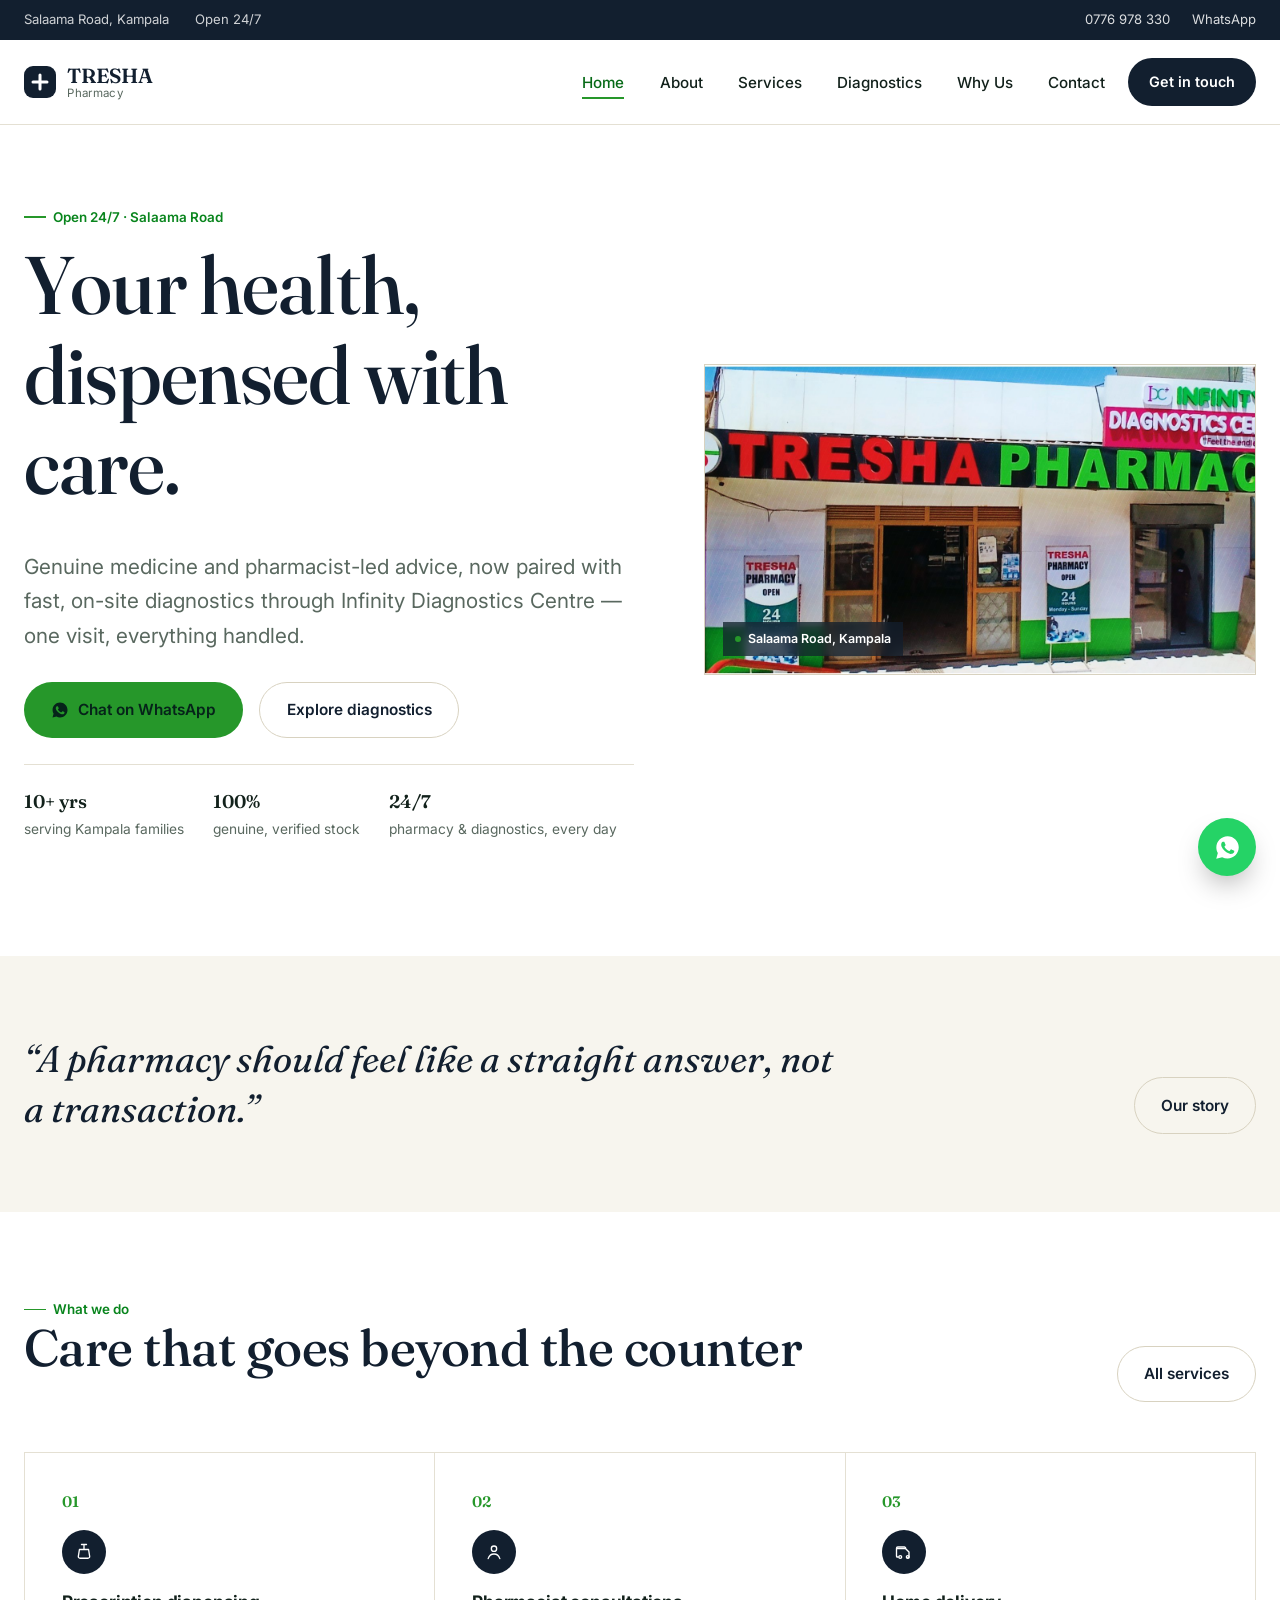
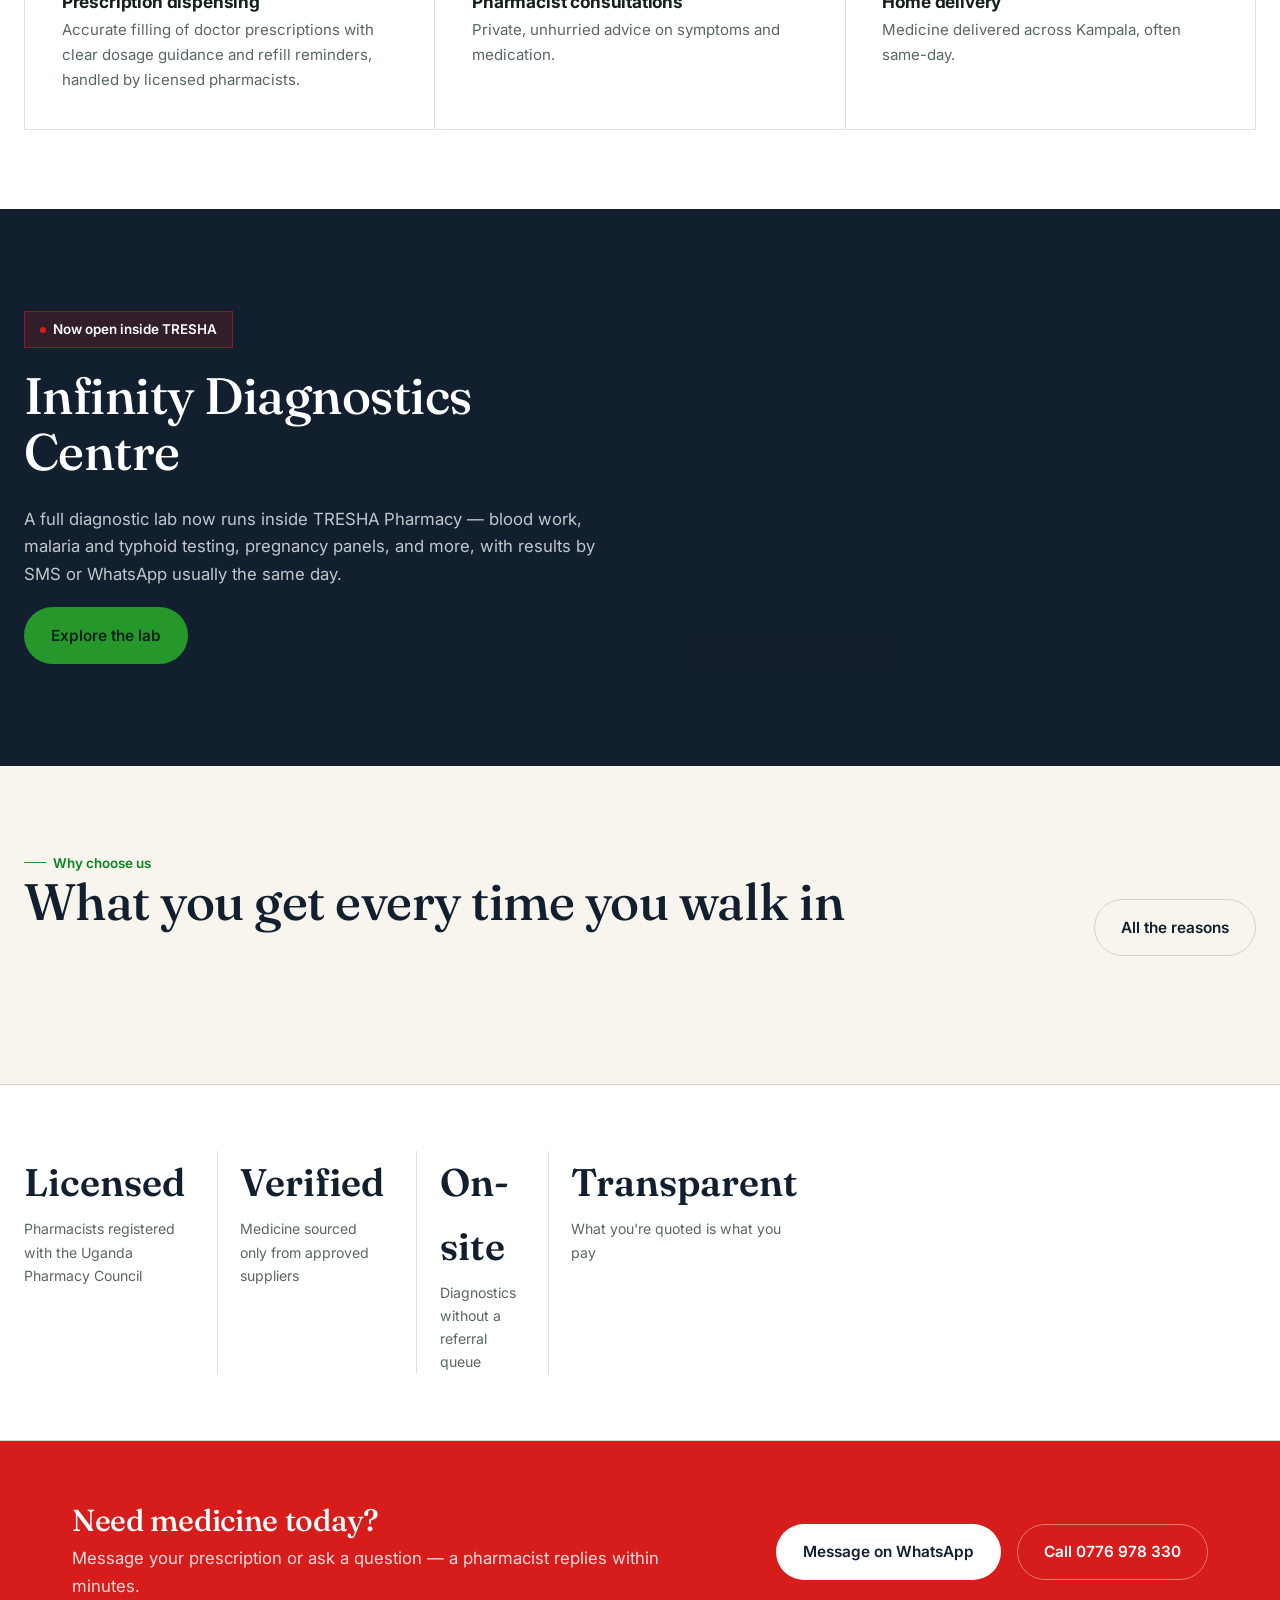
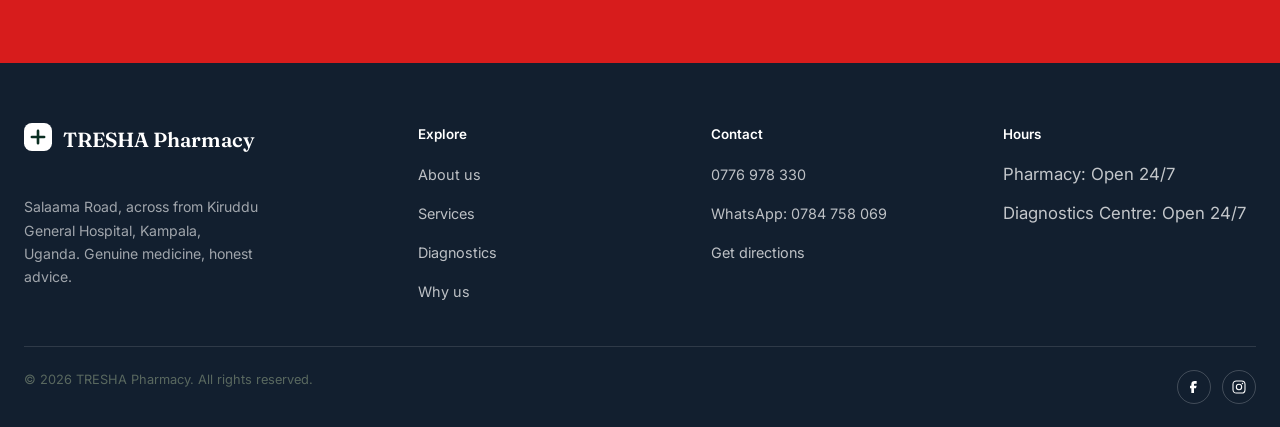
<file: index.html>
<!DOCTYPE html>
<html lang="en">
<head>
<meta charset="UTF-8">
<meta name="viewport" content="width=device-width, initial-scale=1.0">
<title>TRESHA Pharmacy — Salaama Road, Kampala</title>
<meta name="description" content="TRESHA Pharmacy on Salaama Road, Kampala — genuine medicine, pharmacist-led care, and on-site diagnostics with Infinity Diagnostics Centre. Open 24/7.">
<link rel="preconnect" href="https://fonts.googleapis.com">
<link rel="preconnect" href="https://fonts.gstatic.com" crossorigin>
<link href="https://fonts.googleapis.com/css2?family=Fraunces:ital,opsz,wght@0,9..144,400;0,9..144,500;0,9..144,600;1,9..144,400;1,9..144,500&family=Inter:wght@400;500;600;700&display=swap" rel="stylesheet">
<link rel="icon" href="data:image/svg+xml,%3Csvg xmlns='http://www.w3.org/2000/svg' viewBox='0 0 32 32'%3E%3Crect width='32' height='32' rx='7' fill='%230A2E22'/%3E%3Cpath d='M16 8v16M8 16h16' stroke='%23ffffff' stroke-width='3.4' stroke-linecap='round'/%3E%3C/svg%3E">
<link rel="stylesheet" href="style.css">
</head>
<body>

<a class="skip-link" href="#main">Skip to content</a>

<div class="topbar">
  <div class="wrap topbar-inner">
    <div class="topbar-left">
      <span>Salaama Road, Kampala</span>
      <span>Open 24/7</span>
    </div>
    <div class="topbar-right">
      <a href="tel:+256776978330">0776 978 330</a>
      <a href="https://wa.me/256784758069" target="_blank" rel="noopener">WhatsApp</a>
    </div>
  </div>
</div>

<header class="site-header" id="siteHeader">
  <div class="wrap header-inner">
    <a href="index.html" class="brand" aria-label="TRESHA Pharmacy, home">
      <span class="brand-mark" aria-hidden="true">
        <svg viewBox="0 0 32 32" width="32" height="32"><rect width="32" height="32" rx="9" fill="currentColor"/><path d="M16 9v14M9 16h14" stroke="#fff" stroke-width="3" stroke-linecap="round"/></svg>
      </span>
      <span class="brand-text">
        <span class="brand-name">TRESHA</span>
        <span class="brand-sub">Pharmacy</span>
      </span>
    </a>

    <nav class="main-nav" id="mainNav" aria-label="Primary">
      <ul>
        <li><a href="index.html" aria-current="page">Home</a></li>
        <li><a href="about.html">About</a></li>
        <li><a href="services.html">Services</a></li>
        <li><a href="diagnostics.html">Diagnostics</a></li>
        <li><a href="why-us.html">Why Us</a></li>
        <li><a href="contact.html">Contact</a></li>
      </ul>
    </nav>

    <div class="header-cta">
      <a href="contact.html" class="btn btn-primary">Get in touch</a>
    </div>

    <button class="nav-toggle" id="navToggle" aria-expanded="false" aria-controls="mainNav" aria-label="Open menu">
      <span></span><span></span><span></span>
    </button>
  </div>
</header>

<main id="main">

  <!-- ============ HERO ============ -->
  <section class="hero">
    <div class="wrap hero-grid">
      <div class="hero-copy">
        <p class="tag reveal-hero" style="--d:0">Open 24/7 · Salaama Road</p>
        <h1 class="reveal-hero" style="--d:1">Your health, dispensed with care.</h1>
        <p class="lede reveal-hero" style="--d:2">
          Genuine medicine and pharmacist-led advice, now paired with fast, on-site
          diagnostics through Infinity Diagnostics Centre — one visit, everything handled.
        </p>
        <div class="hero-actions reveal-hero" style="--d:3">
          <a href="https://wa.me/256784758069?text=Hello%20TRESHA%20Pharmacy" class="btn btn-accent" target="_blank" rel="noopener">
            <svg width="18" height="18" viewBox="0 0 24 24" aria-hidden="true"><path fill="currentColor" d="M12.04 2c-5.5 0-9.96 4.46-9.96 9.96 0 1.76.46 3.45 1.33 4.95L2 22l5.25-1.38a9.9 9.9 0 0 0 4.79 1.22h.01c5.5 0 9.96-4.46 9.96-9.96S17.54 2 12.04 2zm5.8 14.24c-.24.68-1.4 1.3-1.94 1.38-.5.08-1.12.11-1.8-.11-.42-.13-.95-.31-1.64-.6-2.88-1.24-4.76-4.14-4.9-4.33-.14-.19-1.17-1.56-1.17-2.98 0-1.42.74-2.11 1-2.4.26-.29.57-.36.76-.36h.55c.18 0 .42-.07.65.5.24.58.82 2 .89 2.15.07.15.12.32.02.51-.1.19-.15.31-.3.48-.15.17-.31.38-.44.51-.15.15-.3.31-.13.6.17.29.75 1.24 1.62 2.01 1.12 1 2.06 1.31 2.35 1.46.29.15.46.13.63-.08.17-.21.72-.84.92-1.13.19-.29.38-.24.63-.14.26.1 1.65.78 1.93.92.28.14.47.21.54.33.07.12.07.7-.17 1.38z"/></svg>
            Chat on WhatsApp
          </a>
          <a href="diagnostics.html" class="btn btn-line">Explore diagnostics</a>
        </div>
        <div class="hero-meta reveal-hero" style="--d:4">
          <div><strong>10+ yrs</strong>serving Kampala families</div>
          <div><strong>100%</strong>genuine, verified stock</div>
          <div><strong>24/7</strong>pharmacy &amp; diagnostics, every day</div>
        </div>
      </div>
      <div class="hero-media reveal-hero" style="--d:2">
        <div class="panel wide">
          <img src="images/tresha-storefront.jpg" alt="TRESHA Pharmacy storefront, with Infinity Diagnostics Centre signage above">
          <span class="panel-caption">Salaama Road, Kampala</span>
        </div>
      </div>
    </div>
  </section>

  <!-- ============ STATEMENT ============ -->
  <section class="statement alt">
    <div class="wrap">
      <div class="statement-row">
        <blockquote data-reveal>
          &ldquo;A pharmacy should feel like a straight answer, not a transaction.&rdquo;
        </blockquote>
        <a href="about.html" class="btn btn-line">Our story</a>
      </div>
    </div>
  </section>

  <!-- ============ SERVICES PREVIEW ============ -->
  <section id="services-preview">
    <div class="wrap">
      <div class="section-head split" data-reveal>
        <div>
          <p class="tag">What we do</p>
          <h2>Care that goes beyond the counter</h2>
        </div>
        <p><a href="services.html" class="btn btn-line">All services</a></p>
      </div>

      <div class="feature-grid">
        <div class="feature">
          <span class="feature-num">01</span>
          <div class="feature-icon" aria-hidden="true">
            <svg viewBox="0 0 24 24" fill="none"><path d="M9 3h6M12 3v6M6.5 9h11l1.3 8.2a2 2 0 0 1-2 2.3H7.2a2 2 0 0 1-2-2.3L6.5 9z" stroke="currentColor" stroke-width="1.6" stroke-linecap="round" stroke-linejoin="round"/></svg>
          </div>
          <h3>Prescription dispensing</h3>
          <p>Accurate filling of doctor prescriptions with clear dosage guidance and refill reminders, handled by licensed pharmacists.</p>
        </div>
        <div class="feature">
          <span class="feature-num">02</span>
          <div class="feature-icon" aria-hidden="true">
            <svg viewBox="0 0 24 24" fill="none"><circle cx="12" cy="8" r="3.2" stroke="currentColor" stroke-width="1.6"/><path d="M5 20c1.2-3.8 4-5.6 7-5.6s5.8 1.8 7 5.6" stroke="currentColor" stroke-width="1.6" stroke-linecap="round"/></svg>
          </div>
          <h3>Pharmacist consultations</h3>
          <p>Private, unhurried advice on symptoms and medication.</p>
        </div>
        <div class="feature">
          <span class="feature-num">03</span>
          <div class="feature-icon" aria-hidden="true">
            <svg viewBox="0 0 24 24" fill="none"><path d="M3 8h11l4 4v6a1 1 0 0 1-1 1h-1M14 8v-.5A1.5 1.5 0 0 0 12.5 6h-8A1.5 1.5 0 0 0 3 7.5V17a1 1 0 0 0 1 1h1" stroke="currentColor" stroke-width="1.6" stroke-linecap="round" stroke-linejoin="round"/><circle cx="7.5" cy="18" r="1.7" stroke="currentColor" stroke-width="1.6"/><circle cx="16.5" cy="18" r="1.7" stroke="currentColor" stroke-width="1.6"/></svg>
          </div>
          <h3>Home delivery</h3>
          <p>Medicine delivered across Kampala, often same-day.</p>
        </div>
      </div>
    </div>
  </section>

  <!-- ============ DIAGNOSTICS BANNER ============ -->
  <section class="dark" id="diagnostics-preview">
    <div class="wrap split">
      <div class="split-copy" data-reveal>
        <span class="badge">Now open inside TRESHA</span>
        <h2>Infinity Diagnostics Centre</h2>
        <p>
          A full diagnostic lab now runs inside TRESHA Pharmacy — blood work, malaria and
          typhoid testing, pregnancy panels, and more, with results by SMS or WhatsApp
          usually the same day.
        </p>
        <a href="diagnostics.html" class="btn btn-accent">Explore the lab</a>
      </div>
      <div class="split-media" data-reveal>
        <div class="panel short">
          <img src="images/diagnostics-lab-team.jpg" alt="Infinity Diagnostics Centre lab technicians at the blood analyzer">
          <span class="panel-caption">Infinity Diagnostics Centre</span>
        </div>
      </div>
    </div>
  </section>

  <!-- ============ WHY US SNAPSHOT ============ -->
  <section class="alt" id="why-preview">
    <div class="wrap">
      <div class="section-head split" data-reveal>
        <div>
          <p class="tag">Why choose us</p>
          <h2>What you get every time you walk in</h2>
        </div>
        <p><a href="why-us.html" class="btn btn-line">All the reasons</a></p>
      </div>
    </div>
  </section>

  <div class="stats-band">
    <div class="wrap">
      <dl style="display:grid; grid-template-columns:repeat(4,1fr); gap:2rem;">
        <div class="stat-block"><dt>Licensed</dt><dd>Pharmacists registered with the Uganda Pharmacy Council</dd></div>
        <div class="stat-block"><dt>Verified</dt><dd>Medicine sourced only from approved suppliers</dd></div>
        <div class="stat-block"><dt>On-site</dt><dd>Diagnostics without a referral queue</dd></div>
        <div class="stat-block"><dt>Transparent</dt><dd>What you're quoted is what you pay</dd></div>
      </dl>
    </div>
  </div>

  <!-- ============ CTA ============ -->
  <section class="cta-band" style="padding:0;">
    <div class="wrap">
      <div>
        <h2>Need medicine today?</h2>
        <p>Message your prescription or ask a question — a pharmacist replies within minutes.</p>
      </div>
      <div class="cta-actions">
        <a href="https://wa.me/256784758069?text=Hello%20TRESHA%20Pharmacy" class="btn btn-light" target="_blank" rel="noopener">Message on WhatsApp</a>
        <a href="tel:+256776978330" class="btn btn-line-light">Call 0776 978 330</a>
      </div>
    </div>
  </section>

</main>

<footer class="site-footer">
  <div class="wrap footer-top">
    <div>
      <div class="footer-brand">
        <span class="brand-mark" aria-hidden="true">
          <svg viewBox="0 0 32 32" width="28" height="28"><rect width="32" height="32" rx="9" fill="currentColor"/><path d="M16 9v14M9 16h14" stroke="#0A2E22" stroke-width="3" stroke-linecap="round"/></svg>
        </span>
        <div>
          <p class="brand-name">TRESHA Pharmacy</p>
        </div>
      </div>
      <p class="footer-tag">Salaama Road, across from Kiruddu General Hospital, Kampala, Uganda. Genuine medicine, honest advice.</p>
    </div>
    <div class="footer-col">
      <h4>Explore</h4>
      <ul>
        <li><a href="about.html">About us</a></li>
        <li><a href="services.html">Services</a></li>
        <li><a href="diagnostics.html">Diagnostics</a></li>
        <li><a href="why-us.html">Why us</a></li>
      </ul>
    </div>
    <div class="footer-col">
      <h4>Contact</h4>
      <ul>
        <li><a href="tel:+256776978330">0776 978 330</a></li>
        <li><a href="https://wa.me/256784758069" target="_blank" rel="noopener">WhatsApp: 0784 758 069</a></li>
        <li><a href="contact.html">Get directions</a></li>
      </ul>
    </div>
    <div class="footer-col">
      <h4>Hours</h4>
      <ul>
        <li>Pharmacy: Open 24/7</li>
        <li>Diagnostics Centre: Open 24/7</li>
      </ul>
    </div>
  </div>
  <div class="wrap footer-bottom">
    <p>&copy; <span id="year"></span> TRESHA Pharmacy. All rights reserved.</p>
    <div class="footer-social">
      <a href="#" aria-label="TRESHA Pharmacy on Facebook"><svg width="16" height="16" viewBox="0 0 24 24" fill="none"><path d="M15 3h-2a5 5 0 0 0-5 5v2H6v4h2v7h4v-7h3l1-4h-4V8a1 1 0 0 1 1-1h3V3z" fill="currentColor"/></svg></a>
      <a href="#" aria-label="TRESHA Pharmacy on Instagram"><svg width="16" height="16" viewBox="0 0 24 24" fill="none"><rect x="3" y="3" width="18" height="18" rx="5" stroke="currentColor" stroke-width="1.6"/><circle cx="12" cy="12" r="4" stroke="currentColor" stroke-width="1.6"/><circle cx="17.2" cy="6.8" r="1.1" fill="currentColor"/></svg></a>
    </div>
  </div>
</footer>

<a class="float-whatsapp" href="https://wa.me/256784758069?text=Hello%20TRESHA%20Pharmacy" target="_blank" rel="noopener" aria-label="Chat with TRESHA Pharmacy on WhatsApp">
  <svg width="27" height="27" viewBox="0 0 24 24" aria-hidden="true"><path fill="currentColor" d="M12.04 2c-5.5 0-9.96 4.46-9.96 9.96 0 1.76.46 3.45 1.33 4.95L2 22l5.25-1.38a9.9 9.9 0 0 0 4.79 1.22h.01c5.5 0 9.96-4.46 9.96-9.96S17.54 2 12.04 2zm5.8 14.24c-.24.68-1.4 1.3-1.94 1.38-.5.08-1.12.11-1.8-.11-.42-.13-.95-.31-1.64-.6-2.88-1.24-4.76-4.14-4.9-4.33-.14-.19-1.17-1.56-1.17-2.98 0-1.42.74-2.11 1-2.4.26-.29.57-.36.76-.36h.55c.18 0 .42-.07.65.5.24.58.82 2 .89 2.15.07.15.12.32.02.51-.1.19-.15.31-.3.48-.15.17-.31.38-.44.51-.15.15-.3.31-.13.6.17.29.75 1.24 1.62 2.01 1.12 1 2.06 1.31 2.35 1.46.29.15.46.13.63-.08.17-.21.72-.84.92-1.13.19-.29.38-.24.63-.14.26.1 1.65.78 1.93.92.28.14.47.21.54.33.07.12.07.7-.17 1.38z"/></svg>
</a>

<script src="script.js"></script>
</body>
</html>
</file>
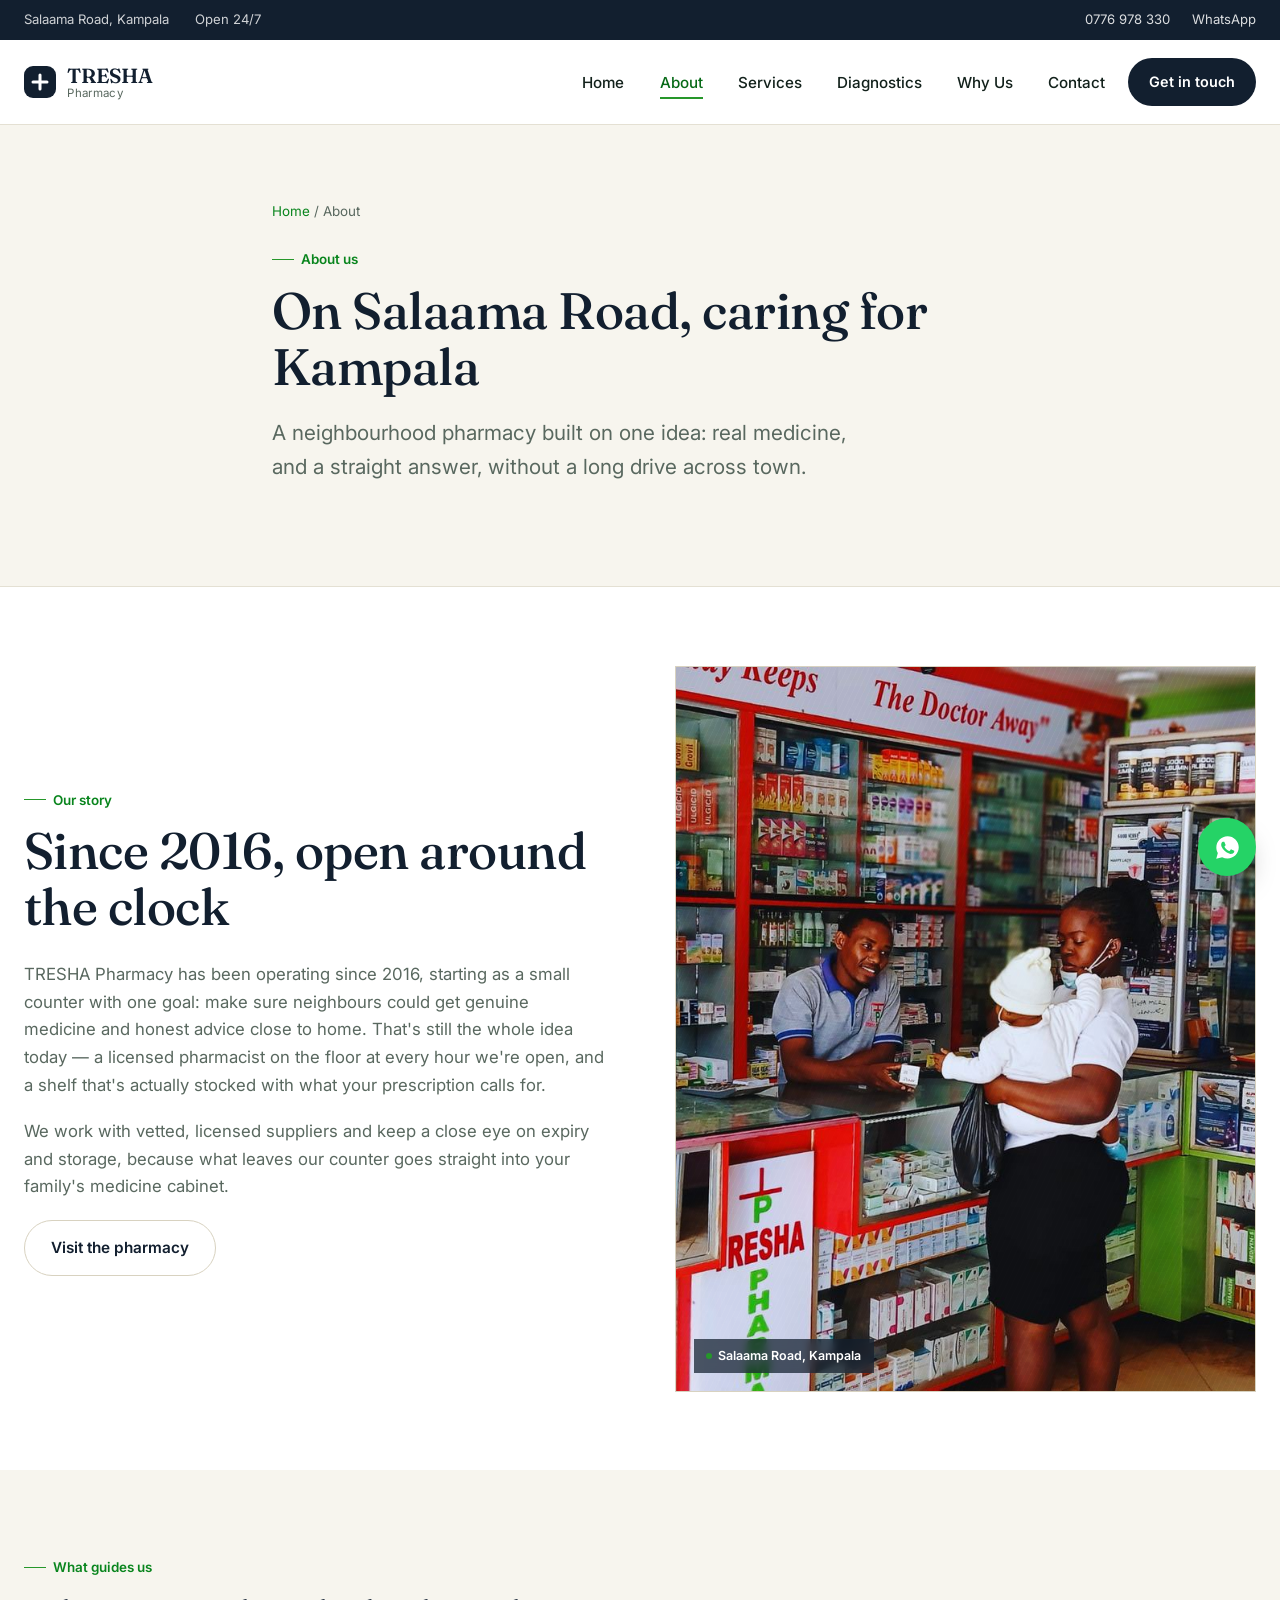
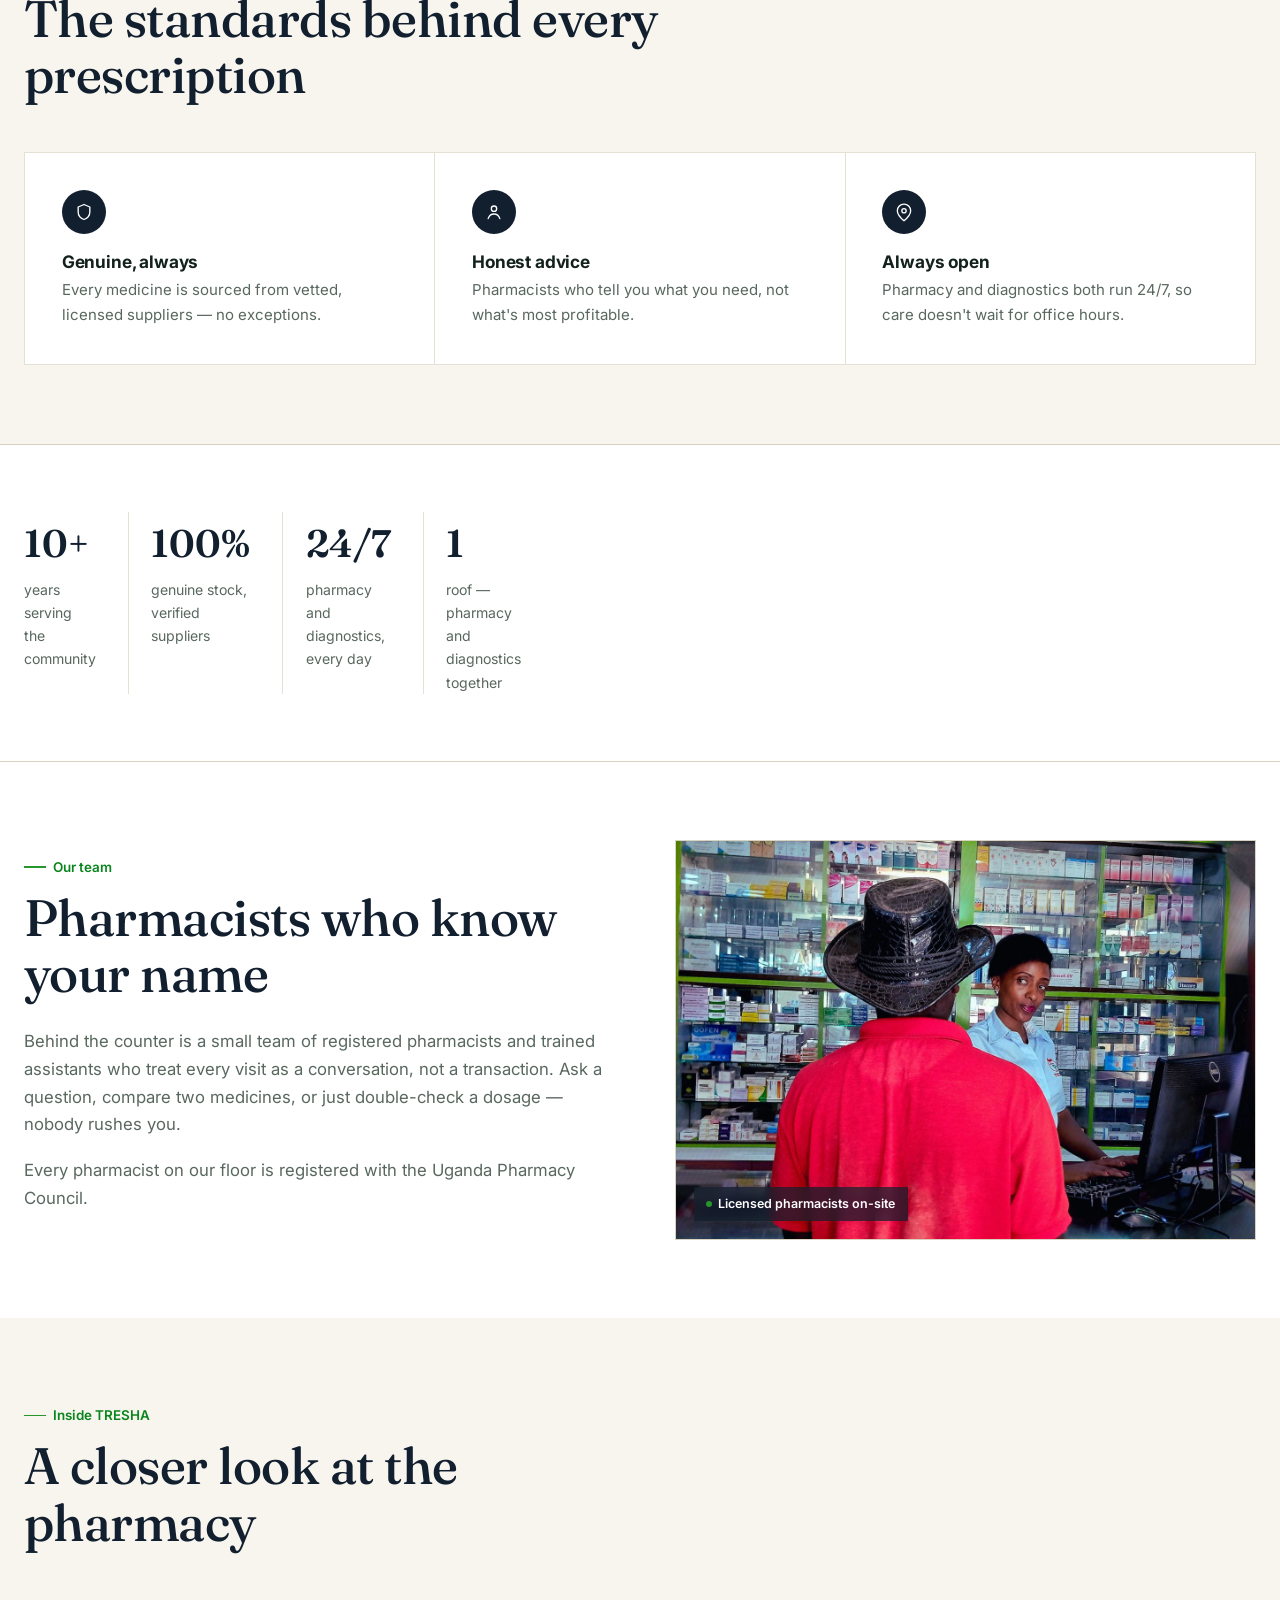
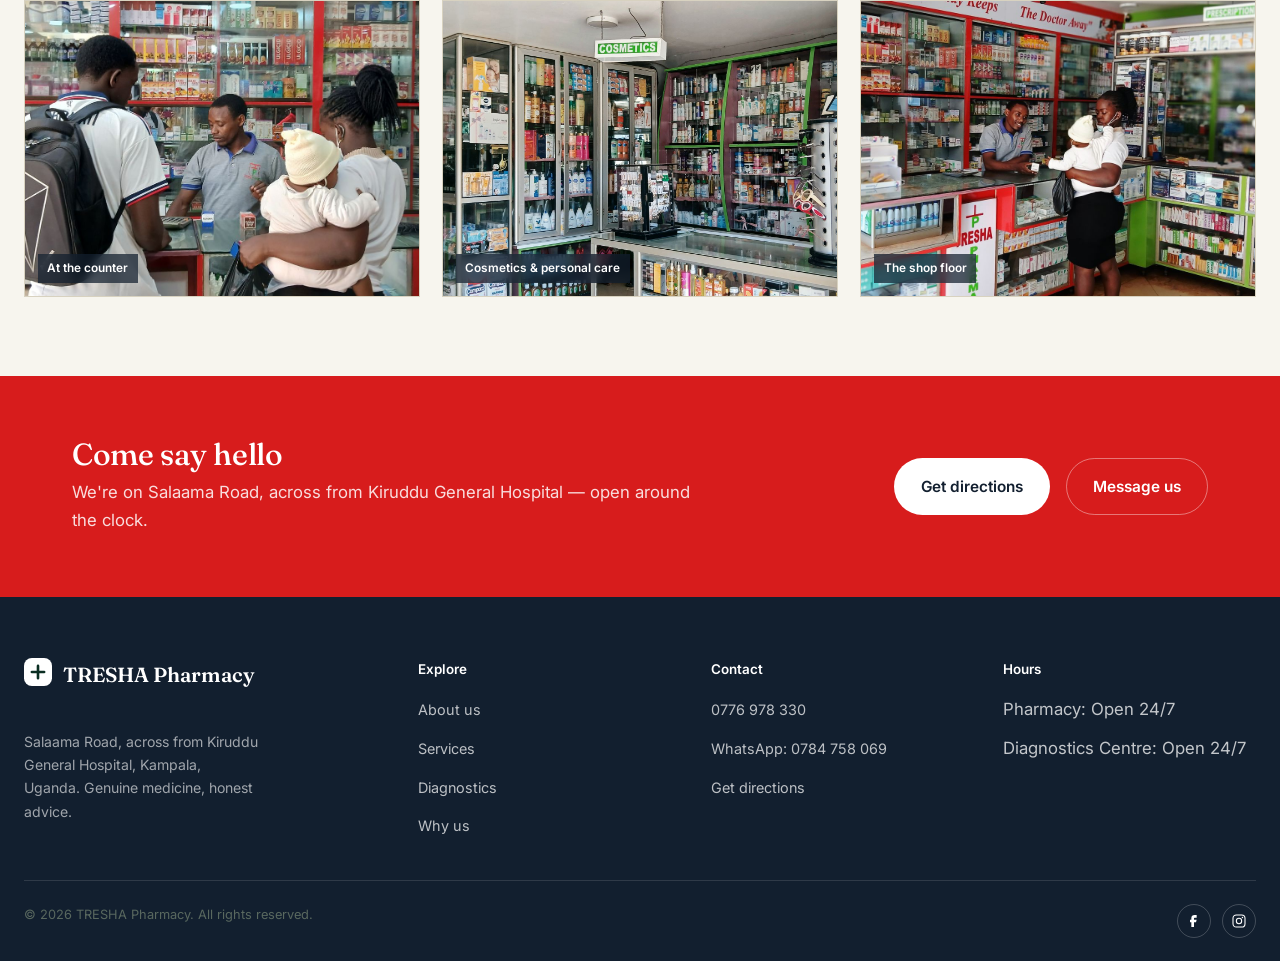
<file: about.html>
<!DOCTYPE html>
<html lang="en">
<head>
<meta charset="UTF-8">
<meta name="viewport" content="width=device-width, initial-scale=1.0">
<title>About Us — TRESHA Pharmacy</title>
<meta name="description" content="TRESHA Pharmacy's story — a pharmacy on Salaama Road, Kampala, built on genuine medicine and honest pharmacist advice. Open 24/7.">
<link rel="preconnect" href="https://fonts.googleapis.com">
<link rel="preconnect" href="https://fonts.gstatic.com" crossorigin>
<link href="https://fonts.googleapis.com/css2?family=Fraunces:ital,opsz,wght@0,9..144,400;0,9..144,500;0,9..144,600;1,9..144,400;1,9..144,500&family=Inter:wght@400;500;600;700&display=swap" rel="stylesheet">
<link rel="icon" href="data:image/svg+xml,%3Csvg xmlns='http://www.w3.org/2000/svg' viewBox='0 0 32 32'%3E%3Crect width='32' height='32' rx='7' fill='%230A2E22'/%3E%3Cpath d='M16 8v16M8 16h16' stroke='%23ffffff' stroke-width='3.4' stroke-linecap='round'/%3E%3C/svg%3E">
<link rel="stylesheet" href="style.css">
</head>
<body>

<a class="skip-link" href="#main">Skip to content</a>

<div class="topbar">
  <div class="wrap topbar-inner">
    <div class="topbar-left">
      <span>Salaama Road, Kampala</span>
      <span>Open 24/7</span>
    </div>
    <div class="topbar-right">
      <a href="tel:+256776978330">0776 978 330</a>
      <a href="https://wa.me/256784758069" target="_blank" rel="noopener">WhatsApp</a>
    </div>
  </div>
</div>

<header class="site-header" id="siteHeader">
  <div class="wrap header-inner">
    <a href="index.html" class="brand" aria-label="TRESHA Pharmacy, home">
      <span class="brand-mark" aria-hidden="true">
        <svg viewBox="0 0 32 32" width="32" height="32"><rect width="32" height="32" rx="9" fill="currentColor"/><path d="M16 9v14M9 16h14" stroke="#fff" stroke-width="3" stroke-linecap="round"/></svg>
      </span>
      <span class="brand-text">
        <span class="brand-name">TRESHA</span>
        <span class="brand-sub">Pharmacy</span>
      </span>
    </a>
    <nav class="main-nav" id="mainNav" aria-label="Primary">
      <ul>
        <li><a href="index.html">Home</a></li>
        <li><a href="about.html" aria-current="page">About</a></li>
        <li><a href="services.html">Services</a></li>
        <li><a href="diagnostics.html">Diagnostics</a></li>
        <li><a href="why-us.html">Why Us</a></li>
        <li><a href="contact.html">Contact</a></li>
      </ul>
    </nav>
    <div class="header-cta"><a href="contact.html" class="btn btn-primary">Get in touch</a></div>
    <button class="nav-toggle" id="navToggle" aria-expanded="false" aria-controls="mainNav" aria-label="Open menu">
      <span></span><span></span><span></span>
    </button>
  </div>
</header>

<main id="main">

  <div class="page-header">
    <div class="wrap">
      <p class="breadcrumb"><a href="index.html">Home</a> / About</p>
      <p class="tag">About us</p>
      <h1>On Salaama Road, caring for Kampala</h1>
      <p class="lede">A neighbourhood pharmacy built on one idea: real medicine, and a straight answer, without a long drive across town.</p>
    </div>
  </div>

  <!-- ============ STORY ============ -->
  <section>
    <div class="wrap split">
      <div class="split-copy" data-reveal>
        <p class="tag">Our story</p>
        <h2>Since 2016, open around the clock</h2>
        <p>TRESHA Pharmacy has been operating since 2016, starting as a small counter with one goal: make sure neighbours could get genuine medicine and honest advice close to home. That's still the whole idea today — a licensed pharmacist on the floor at every hour we're open, and a shelf that's actually stocked with what your prescription calls for.</p>
        <p>We work with vetted, licensed suppliers and keep a close eye on expiry and storage, because what leaves our counter goes straight into your family's medicine cabinet.</p>
        <a href="contact.html" class="btn btn-line">Visit the pharmacy</a>
      </div>
      <div class="split-media" data-reveal>
        <div class="panel">
          <img src="images/pharmacy-counter-1.jpg" alt="A TRESHA Pharmacy pharmacist assisting a customer at the counter">
          <span class="panel-caption">Salaama Road, Kampala</span>
        </div>
      </div>
    </div>
  </section>

  <!-- ============ VALUES ============ -->
  <section class="alt">
    <div class="wrap">
      <div class="section-head" data-reveal>
        <p class="tag">What guides us</p>
        <h2>The standards behind every prescription</h2>
      </div>
      <div class="feature-grid">
        <div class="feature">
          <div class="feature-icon" aria-hidden="true"><svg viewBox="0 0 24 24" fill="none"><path d="M12 3l7 3v6c0 4.5-3 7.5-7 9-4-1.5-7-4.5-7-9V6l7-3z" stroke="currentColor" stroke-width="1.6" stroke-linejoin="round"/></svg></div>
          <h3>Genuine, always</h3>
          <p>Every medicine is sourced from vetted, licensed suppliers — no exceptions.</p>
        </div>
        <div class="feature">
          <div class="feature-icon" aria-hidden="true"><svg viewBox="0 0 24 24" fill="none"><circle cx="12" cy="8" r="3.2" stroke="currentColor" stroke-width="1.6"/><path d="M5 20c1.2-3.8 4-5.6 7-5.6s5.8 1.8 7 5.6" stroke="currentColor" stroke-width="1.6" stroke-linecap="round"/></svg></div>
          <h3>Honest advice</h3>
          <p>Pharmacists who tell you what you need, not what's most profitable.</p>
        </div>
        <div class="feature">
          <div class="feature-icon" aria-hidden="true"><svg viewBox="0 0 24 24" fill="none"><path d="M20 10.5c0 5.5-8 12-8 12s-8-6.5-8-12a8 8 0 1 1 16 0z" stroke="currentColor" stroke-width="1.6"/><circle cx="12" cy="10.5" r="2.6" stroke="currentColor" stroke-width="1.6"/></svg></div>
          <h3>Always open</h3>
          <p>Pharmacy and diagnostics both run 24/7, so care doesn't wait for office hours.</p>
        </div>
      </div>
    </div>
  </section>

  <!-- ============ STATS ============ -->
  <div class="stats-band">
    <div class="wrap">
      <dl style="display:grid; grid-template-columns:repeat(4,1fr); gap:2rem;">
        <div class="stat-block"><dt>10+</dt><dd>years serving the community</dd></div>
        <div class="stat-block"><dt>100%</dt><dd>genuine stock, verified suppliers</dd></div>
        <div class="stat-block"><dt>24/7</dt><dd>pharmacy and diagnostics, every day</dd></div>
        <div class="stat-block"><dt>1</dt><dd>roof — pharmacy and diagnostics together</dd></div>
      </dl>
    </div>
  </div>

  <!-- ============ TEAM ============ -->
  <section>
    <div class="wrap split reverse">
      <div class="split-copy" data-reveal>
        <p class="tag">Our team</p>
        <h2>Pharmacists who know your name</h2>
        <p>Behind the counter is a small team of registered pharmacists and trained assistants who treat every visit as a conversation, not a transaction. Ask a question, compare two medicines, or just double-check a dosage — nobody rushes you.</p>
        <p>Every pharmacist on our floor is registered with the Uganda Pharmacy Council.</p>
      </div>
      <div class="split-media" data-reveal>
        <div class="panel short">
          <img src="images/pharmacy-counter-2.jpg" alt="A TRESHA Pharmacy pharmacist consulting with a customer">
          <span class="panel-caption">Licensed pharmacists on-site</span>
        </div>
      </div>
    </div>
  </section>

  <!-- ============ GALLERY ============ -->
  <section class="alt">
    <div class="wrap">
      <div class="section-head" data-reveal>
        <p class="tag">Inside TRESHA</p>
        <h2>A closer look at the pharmacy</h2>
      </div>
      <div class="photo-grid">
        <figure>
          <img src="images/pharmacy-counter-3.jpg" alt="Customers being served at the TRESHA Pharmacy counter">
          <figcaption>At the counter</figcaption>
        </figure>
        <figure>
          <img src="images/cosmetics-section.jpg" alt="TRESHA Pharmacy's cosmetics and personal care section">
          <figcaption>Cosmetics &amp; personal care</figcaption>
        </figure>
        <figure>
          <img src="images/pharmacy-interior-wide.jpg" alt="Wide view of the TRESHA Pharmacy shop floor">
          <figcaption>The shop floor</figcaption>
        </figure>
      </div>
    </div>
  </section>

  <section class="cta-band" style="padding:0;">
    <div class="wrap">
      <div>
        <h2>Come say hello</h2>
        <p>We're on Salaama Road, across from Kiruddu General Hospital — open around the clock.</p>
      </div>
      <div class="cta-actions">
        <a href="contact.html" class="btn btn-light">Get directions</a>
        <a href="https://wa.me/256784758069" class="btn btn-line-light" target="_blank" rel="noopener">Message us</a>
      </div>
    </div>
  </section>

</main>

<footer class="site-footer">
  <div class="wrap footer-top">
    <div>
      <div class="footer-brand">
        <span class="brand-mark" aria-hidden="true"><svg viewBox="0 0 32 32" width="28" height="28"><rect width="32" height="32" rx="9" fill="currentColor"/><path d="M16 9v14M9 16h14" stroke="#0A2E22" stroke-width="3" stroke-linecap="round"/></svg></span>
        <div><p class="brand-name">TRESHA Pharmacy</p></div>
      </div>
      <p class="footer-tag">Salaama Road, across from Kiruddu General Hospital, Kampala, Uganda. Genuine medicine, honest advice.</p>
    </div>
    <div class="footer-col">
      <h4>Explore</h4>
      <ul>
        <li><a href="about.html">About us</a></li>
        <li><a href="services.html">Services</a></li>
        <li><a href="diagnostics.html">Diagnostics</a></li>
        <li><a href="why-us.html">Why us</a></li>
      </ul>
    </div>
    <div class="footer-col">
      <h4>Contact</h4>
      <ul>
        <li><a href="tel:+256776978330">0776 978 330</a></li>
        <li><a href="https://wa.me/256784758069" target="_blank" rel="noopener">WhatsApp: 0784 758 069</a></li>
        <li><a href="contact.html">Get directions</a></li>
      </ul>
    </div>
    <div class="footer-col">
      <h4>Hours</h4>
      <ul>
        <li>Pharmacy: Open 24/7</li>
        <li>Diagnostics Centre: Open 24/7</li>
      </ul>
    </div>
  </div>
  <div class="wrap footer-bottom">
    <p>&copy; <span id="year"></span> TRESHA Pharmacy. All rights reserved.</p>
    <div class="footer-social">
      <a href="#" aria-label="TRESHA Pharmacy on Facebook"><svg width="16" height="16" viewBox="0 0 24 24" fill="none"><path d="M15 3h-2a5 5 0 0 0-5 5v2H6v4h2v7h4v-7h3l1-4h-4V8a1 1 0 0 1 1-1h3V3z" fill="currentColor"/></svg></a>
      <a href="#" aria-label="TRESHA Pharmacy on Instagram"><svg width="16" height="16" viewBox="0 0 24 24" fill="none"><rect x="3" y="3" width="18" height="18" rx="5" stroke="currentColor" stroke-width="1.6"/><circle cx="12" cy="12" r="4" stroke="currentColor" stroke-width="1.6"/><circle cx="17.2" cy="6.8" r="1.1" fill="currentColor"/></svg></a>
    </div>
  </div>
</footer>

<a class="float-whatsapp" href="https://wa.me/256784758069?text=Hello%20TRESHA%20Pharmacy" target="_blank" rel="noopener" aria-label="Chat with TRESHA Pharmacy on WhatsApp">
  <svg width="27" height="27" viewBox="0 0 24 24" aria-hidden="true"><path fill="currentColor" d="M12.04 2c-5.5 0-9.96 4.46-9.96 9.96 0 1.76.46 3.45 1.33 4.95L2 22l5.25-1.38a9.9 9.9 0 0 0 4.79 1.22h.01c5.5 0 9.96-4.46 9.96-9.96S17.54 2 12.04 2zm5.8 14.24c-.24.68-1.4 1.3-1.94 1.38-.5.08-1.12.11-1.8-.11-.42-.13-.95-.31-1.64-.6-2.88-1.24-4.76-4.14-4.9-4.33-.14-.19-1.17-1.56-1.17-2.98 0-1.42.74-2.11 1-2.4.26-.29.57-.36.76-.36h.55c.18 0 .42-.07.65.5.24.58.82 2 .89 2.15.07.15.12.32.02.51-.1.19-.15.31-.3.48-.15.17-.31.38-.44.51-.15.15-.3.31-.13.6.17.29.75 1.24 1.62 2.01 1.12 1 2.06 1.31 2.35 1.46.29.15.46.13.63-.08.17-.21.72-.84.92-1.13.19-.29.38-.24.63-.14.26.1 1.65.78 1.93.92.28.14.47.21.54.33.07.12.07.7-.17 1.38z"/></svg>
</a>

<script src="script.js"></script>
</body>
</html>
</file>
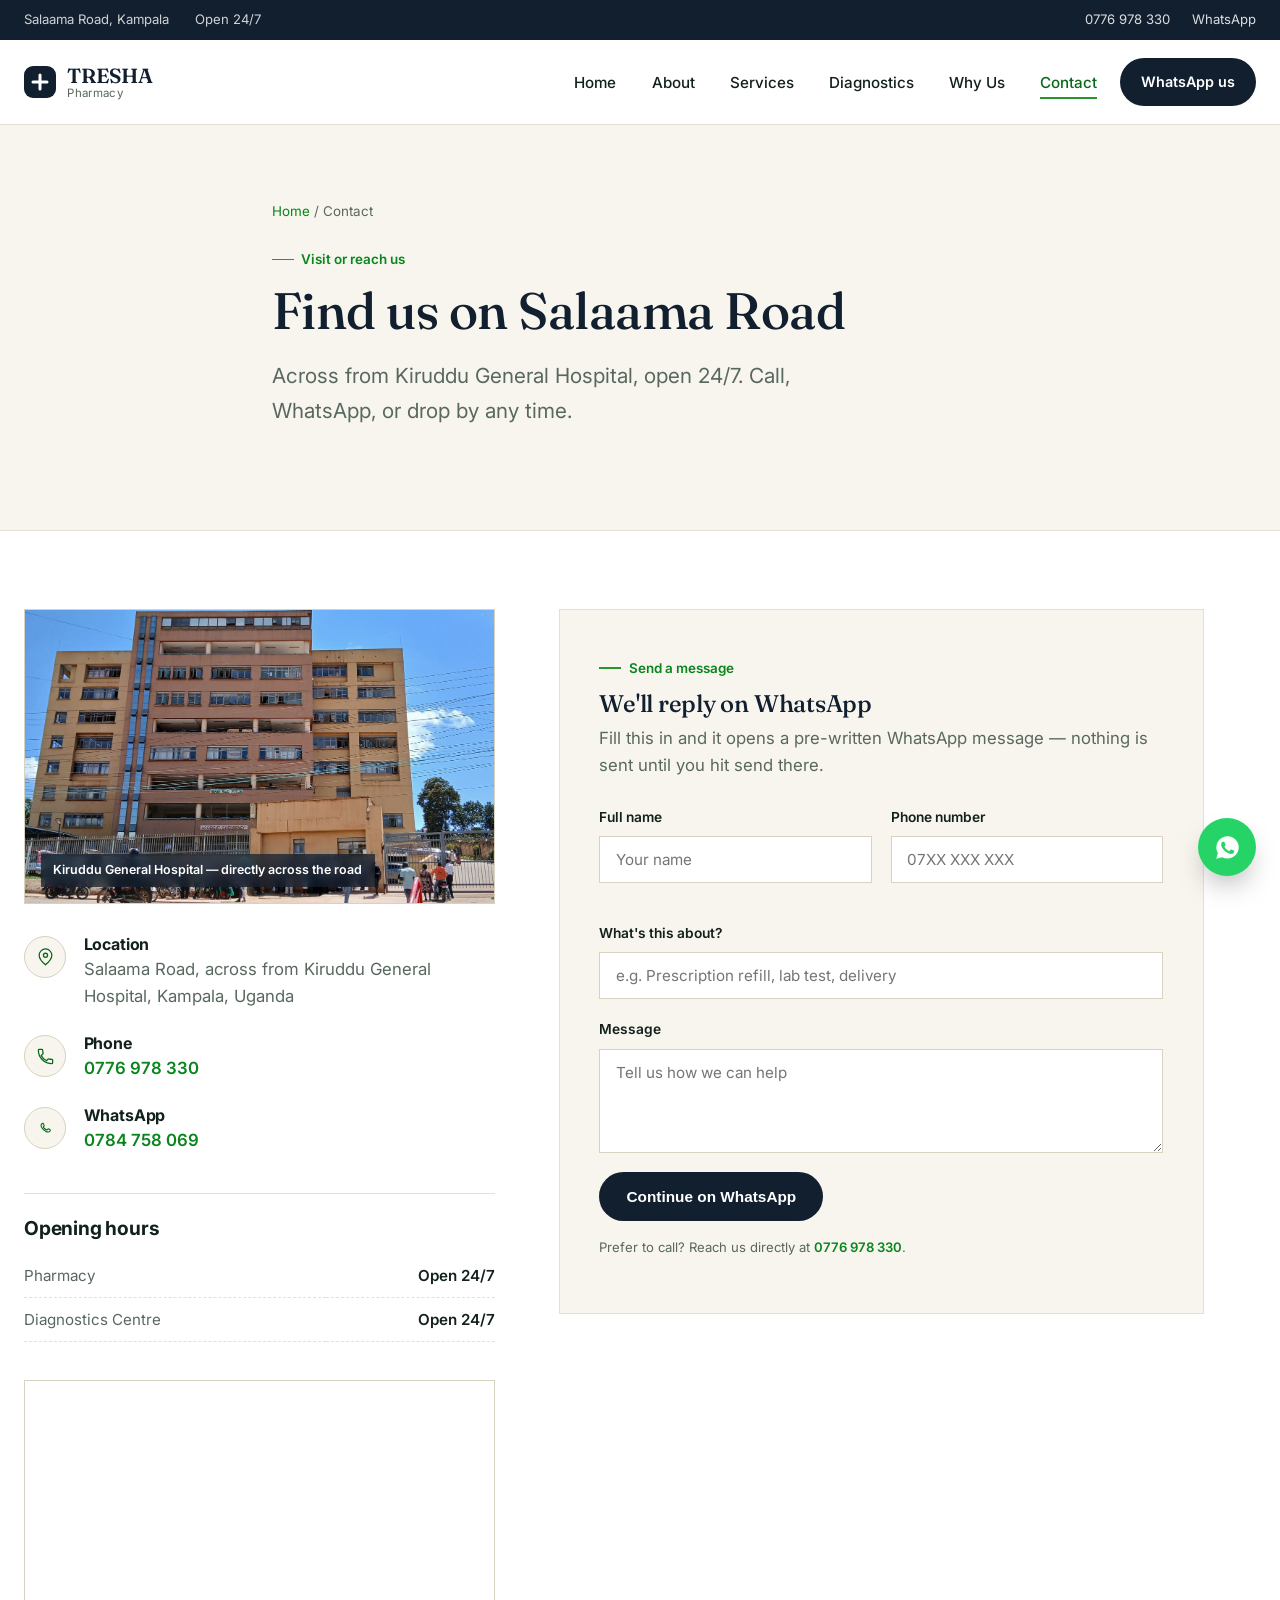
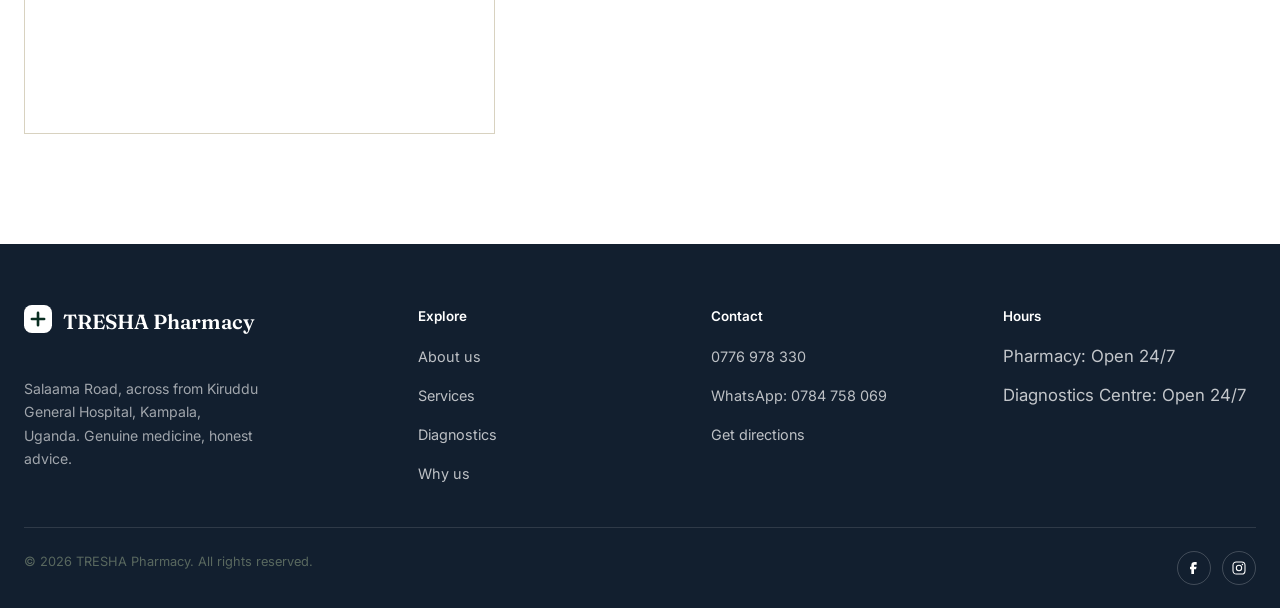
<file: contact.html>
<!DOCTYPE html>
<html lang="en">
<head>
<meta charset="UTF-8">
<meta name="viewport" content="width=device-width, initial-scale=1.0">
<title>Contact — TRESHA Pharmacy</title>
<meta name="description" content="Visit TRESHA Pharmacy on Salaama Road, across from Kiruddu General Hospital, Kampala. Call 0776 978 330, or message us on WhatsApp. Open 24/7.">
<link rel="preconnect" href="https://fonts.googleapis.com">
<link rel="preconnect" href="https://fonts.gstatic.com" crossorigin>
<link href="https://fonts.googleapis.com/css2?family=Fraunces:ital,opsz,wght@0,9..144,400;0,9..144,500;0,9..144,600;1,9..144,400;1,9..144,500&family=Inter:wght@400;500;600;700&display=swap" rel="stylesheet">
<link rel="icon" href="data:image/svg+xml,%3Csvg xmlns='http://www.w3.org/2000/svg' viewBox='0 0 32 32'%3E%3Crect width='32' height='32' rx='7' fill='%230A2E22'/%3E%3Cpath d='M16 8v16M8 16h16' stroke='%23ffffff' stroke-width='3.4' stroke-linecap='round'/%3E%3C/svg%3E">
<link rel="stylesheet" href="style.css">
</head>
<body>

<a class="skip-link" href="#main">Skip to content</a>

<div class="topbar">
  <div class="wrap topbar-inner">
    <div class="topbar-left">
      <span>Salaama Road, Kampala</span>
      <span>Open 24/7</span>
    </div>
    <div class="topbar-right">
      <a href="tel:+256776978330">0776 978 330</a>
      <a href="https://wa.me/256784758069" target="_blank" rel="noopener">WhatsApp</a>
    </div>
  </div>
</div>

<header class="site-header" id="siteHeader">
  <div class="wrap header-inner">
    <a href="index.html" class="brand" aria-label="TRESHA Pharmacy, home">
      <span class="brand-mark" aria-hidden="true">
        <svg viewBox="0 0 32 32" width="32" height="32"><rect width="32" height="32" rx="9" fill="currentColor"/><path d="M16 9v14M9 16h14" stroke="#fff" stroke-width="3" stroke-linecap="round"/></svg>
      </span>
      <span class="brand-text">
        <span class="brand-name">TRESHA</span>
        <span class="brand-sub">Pharmacy</span>
      </span>
    </a>
    <nav class="main-nav" id="mainNav" aria-label="Primary">
      <ul>
        <li><a href="index.html">Home</a></li>
        <li><a href="about.html">About</a></li>
        <li><a href="services.html">Services</a></li>
        <li><a href="diagnostics.html">Diagnostics</a></li>
        <li><a href="why-us.html">Why Us</a></li>
        <li><a href="contact.html" aria-current="page">Contact</a></li>
      </ul>
    </nav>
    <div class="header-cta"><a href="https://wa.me/256784758069" class="btn btn-primary" target="_blank" rel="noopener">WhatsApp us</a></div>
    <button class="nav-toggle" id="navToggle" aria-expanded="false" aria-controls="mainNav" aria-label="Open menu">
      <span></span><span></span><span></span>
    </button>
  </div>
</header>

<main id="main">

  <div class="page-header">
    <div class="wrap">
      <p class="breadcrumb"><a href="index.html">Home</a> / Contact</p>
      <p class="tag">Visit or reach us</p>
      <h1>Find us on Salaama Road</h1>
      <p class="lede">Across from Kiruddu General Hospital, open 24/7. Call, WhatsApp, or drop by any time.</p>
    </div>
  </div>

  <section>
    <div class="wrap contact-grid">

      <div class="contact-info" data-reveal>
        <div class="landmark-photo">
          <img src="images/kiruddu-hospital.jpg" alt="Kiruddu General Hospital, directly across from TRESHA Pharmacy">
          <figcaption>Kiruddu General Hospital — directly across the road</figcaption>
        </div>

        <ul class="info-list">
          <li>
            <span class="info-icon" aria-hidden="true"><svg viewBox="0 0 24 24" fill="none"><path d="M20 10.5c0 5.5-8 12-8 12s-8-6.5-8-12a8 8 0 1 1 16 0z" stroke="currentColor" stroke-width="1.6"/><circle cx="12" cy="10.5" r="2.6" stroke="currentColor" stroke-width="1.6"/></svg></span>
            <div>
              <h3>Location</h3>
              <p>Salaama Road, across from Kiruddu General Hospital, Kampala, Uganda</p>
            </div>
          </li>
          <li>
            <span class="info-icon" aria-hidden="true"><svg viewBox="0 0 24 24" fill="none"><path d="M6.6 10.8c1.4 2.8 3.8 5.1 6.6 6.6l2.2-2.2c.3-.3.7-.4 1-.2 1.1.4 2.3.6 3.6.6.6 0 1 .4 1 1V20c0 .6-.4 1-1 1C10.6 21 3 13.4 3 4c0-.6.4-1 1-1h3.4c.6 0 1 .4 1 1 0 1.3.2 2.5.6 3.6.1.4 0 .8-.2 1L6.6 10.8z" stroke="currentColor" stroke-width="1.6"/></svg></span>
            <div>
              <h3>Phone</h3>
              <p><a href="tel:+256776978330">0776 978 330</a></p>
            </div>
          </li>
          <li>
            <span class="info-icon" aria-hidden="true"><svg viewBox="0 0 24 24" fill="none"><path d="M17.84 16.24c-.24.68-1.4 1.3-1.94 1.38-.5.08-1.12.11-1.8-.11-.42-.13-.95-.31-1.64-.6-2.88-1.24-4.76-4.14-4.9-4.33-.14-.19-1.17-1.56-1.17-2.98 0-1.42.74-2.11 1-2.4.26-.29.57-.36.76-.36h.55c.18 0 .42-.07.65.5.24.58.82 2 .89 2.15.07.15.12.32.02.51-.1.19-.15.31-.3.48-.15.17-.31.38-.44.51-.15.15-.3.31-.13.6.17.29.75 1.24 1.62 2.01 1.12 1 2.06 1.31 2.35 1.46.29.15.46.13.63-.08.17-.21.72-.84.92-1.13.19-.29.38-.24.63-.14.26.1 1.65.78 1.93.92.28.14.47.21.54.33.07.12.07.7-.17 1.38z" stroke="currentColor" stroke-width="1.4" stroke-linejoin="round"/></svg></span>
            <div>
              <h3>WhatsApp</h3>
              <p><a href="https://wa.me/256784758069" target="_blank" rel="noopener">0784 758 069</a></p>
            </div>
          </li>
        </ul>

        <div class="hours">
          <h3>Opening hours</h3>
          <table>
            <tbody>
              <tr><td>Pharmacy</td><td>Open 24/7</td></tr>
              <tr><td>Diagnostics Centre</td><td>Open 24/7</td></tr>
            </tbody>
          </table>
        </div>

        <div class="contact-map">
          <iframe
            title="TRESHA Pharmacy location map"
            src="https://maps.google.com/maps?q=Kiruddu%20National%20Referral%20Hospital%2C%20Salaama%20Road%2C%20Kampala%2C%20Uganda&t=&z=15&ie=UTF8&iwloc=&output=embed"
            loading="lazy"
            referrerpolicy="no-referrer-when-downgrade"></iframe>
        </div>
      </div>

      <div data-reveal>
        <form class="contact-form" id="contactForm">
          <p class="tag">Send a message</p>
          <h2 style="font-size:1.5rem; margin-bottom:.3em;">We'll reply on WhatsApp</h2>
          <p style="margin-bottom:1.6rem;">Fill this in and it opens a pre-written WhatsApp message — nothing is sent until you hit send there.</p>

          <div class="form-row">
            <div class="form-field">
              <label for="name">Full name</label>
              <input type="text" id="name" name="name" placeholder="Your name" required>
            </div>
            <div class="form-field">
              <label for="phone">Phone number</label>
              <input type="tel" id="phone" name="phone" placeholder="07XX XXX XXX" required>
            </div>
          </div>

          <div class="form-field">
            <label for="topic">What's this about?</label>
            <input type="text" id="topic" name="topic" placeholder="e.g. Prescription refill, lab test, delivery">
          </div>

          <div class="form-field">
            <label for="message">Message</label>
            <textarea id="message" name="message" rows="4" placeholder="Tell us how we can help" required></textarea>
          </div>

          <button type="submit" class="btn btn-primary">Continue on WhatsApp</button>
          <p class="form-note">Prefer to call? Reach us directly at <a href="tel:+256776978330" style="color:var(--green-700); font-weight:600; text-decoration:none;">0776 978 330</a>.</p>
        </form>
      </div>

    </div>
  </section>

</main>

<footer class="site-footer">
  <div class="wrap footer-top">
    <div>
      <div class="footer-brand">
        <span class="brand-mark" aria-hidden="true"><svg viewBox="0 0 32 32" width="28" height="28"><rect width="32" height="32" rx="9" fill="currentColor"/><path d="M16 9v14M9 16h14" stroke="#0A2E22" stroke-width="3" stroke-linecap="round"/></svg></span>
        <div><p class="brand-name">TRESHA Pharmacy</p></div>
      </div>
      <p class="footer-tag">Salaama Road, across from Kiruddu General Hospital, Kampala, Uganda. Genuine medicine, honest advice.</p>
    </div>
    <div class="footer-col">
      <h4>Explore</h4>
      <ul>
        <li><a href="about.html">About us</a></li>
        <li><a href="services.html">Services</a></li>
        <li><a href="diagnostics.html">Diagnostics</a></li>
        <li><a href="why-us.html">Why us</a></li>
      </ul>
    </div>
    <div class="footer-col">
      <h4>Contact</h4>
      <ul>
        <li><a href="tel:+256776978330">0776 978 330</a></li>
        <li><a href="https://wa.me/256784758069" target="_blank" rel="noopener">WhatsApp: 0784 758 069</a></li>
        <li><a href="contact.html">Get directions</a></li>
      </ul>
    </div>
    <div class="footer-col">
      <h4>Hours</h4>
      <ul>
        <li>Pharmacy: Open 24/7</li>
        <li>Diagnostics Centre: Open 24/7</li>
      </ul>
    </div>
  </div>
  <div class="wrap footer-bottom">
    <p>&copy; <span id="year"></span> TRESHA Pharmacy. All rights reserved.</p>
    <div class="footer-social">
      <a href="#" aria-label="TRESHA Pharmacy on Facebook"><svg width="16" height="16" viewBox="0 0 24 24" fill="none"><path d="M15 3h-2a5 5 0 0 0-5 5v2H6v4h2v7h4v-7h3l1-4h-4V8a1 1 0 0 1 1-1h3V3z" fill="currentColor"/></svg></a>
      <a href="#" aria-label="TRESHA Pharmacy on Instagram"><svg width="16" height="16" viewBox="0 0 24 24" fill="none"><rect x="3" y="3" width="18" height="18" rx="5" stroke="currentColor" stroke-width="1.6"/><circle cx="12" cy="12" r="4" stroke="currentColor" stroke-width="1.6"/><circle cx="17.2" cy="6.8" r="1.1" fill="currentColor"/></svg></a>
    </div>
  </div>
</footer>

<a class="float-whatsapp" href="https://wa.me/256784758069?text=Hello%20TRESHA%20Pharmacy" target="_blank" rel="noopener" aria-label="Chat with TRESHA Pharmacy on WhatsApp">
  <svg width="27" height="27" viewBox="0 0 24 24" aria-hidden="true"><path fill="currentColor" d="M12.04 2c-5.5 0-9.96 4.46-9.96 9.96 0 1.76.46 3.45 1.33 4.95L2 22l5.25-1.38a9.9 9.9 0 0 0 4.79 1.22h.01c5.5 0 9.96-4.46 9.96-9.96S17.54 2 12.04 2zm5.8 14.24c-.24.68-1.4 1.3-1.94 1.38-.5.08-1.12.11-1.8-.11-.42-.13-.95-.31-1.64-.6-2.88-1.24-4.76-4.14-4.9-4.33-.14-.19-1.17-1.56-1.17-2.98 0-1.42.74-2.11 1-2.4.26-.29.57-.36.76-.36h.55c.18 0 .42-.07.65.5.24.58.82 2 .89 2.15.07.15.12.32.02.51-.1.19-.15.31-.3.48-.15.17-.31.38-.44.51-.15.15-.3.31-.13.6.17.29.75 1.24 1.62 2.01 1.12 1 2.06 1.31 2.35 1.46.29.15.46.13.63-.08.17-.21.72-.84.92-1.13.19-.29.38-.24.63-.14.26.1 1.65.78 1.93.92.28.14.47.21.54.33.07.12.07.7-.17 1.38z"/></svg>
</a>

<script src="script.js"></script>
</body>
</html>
</file>
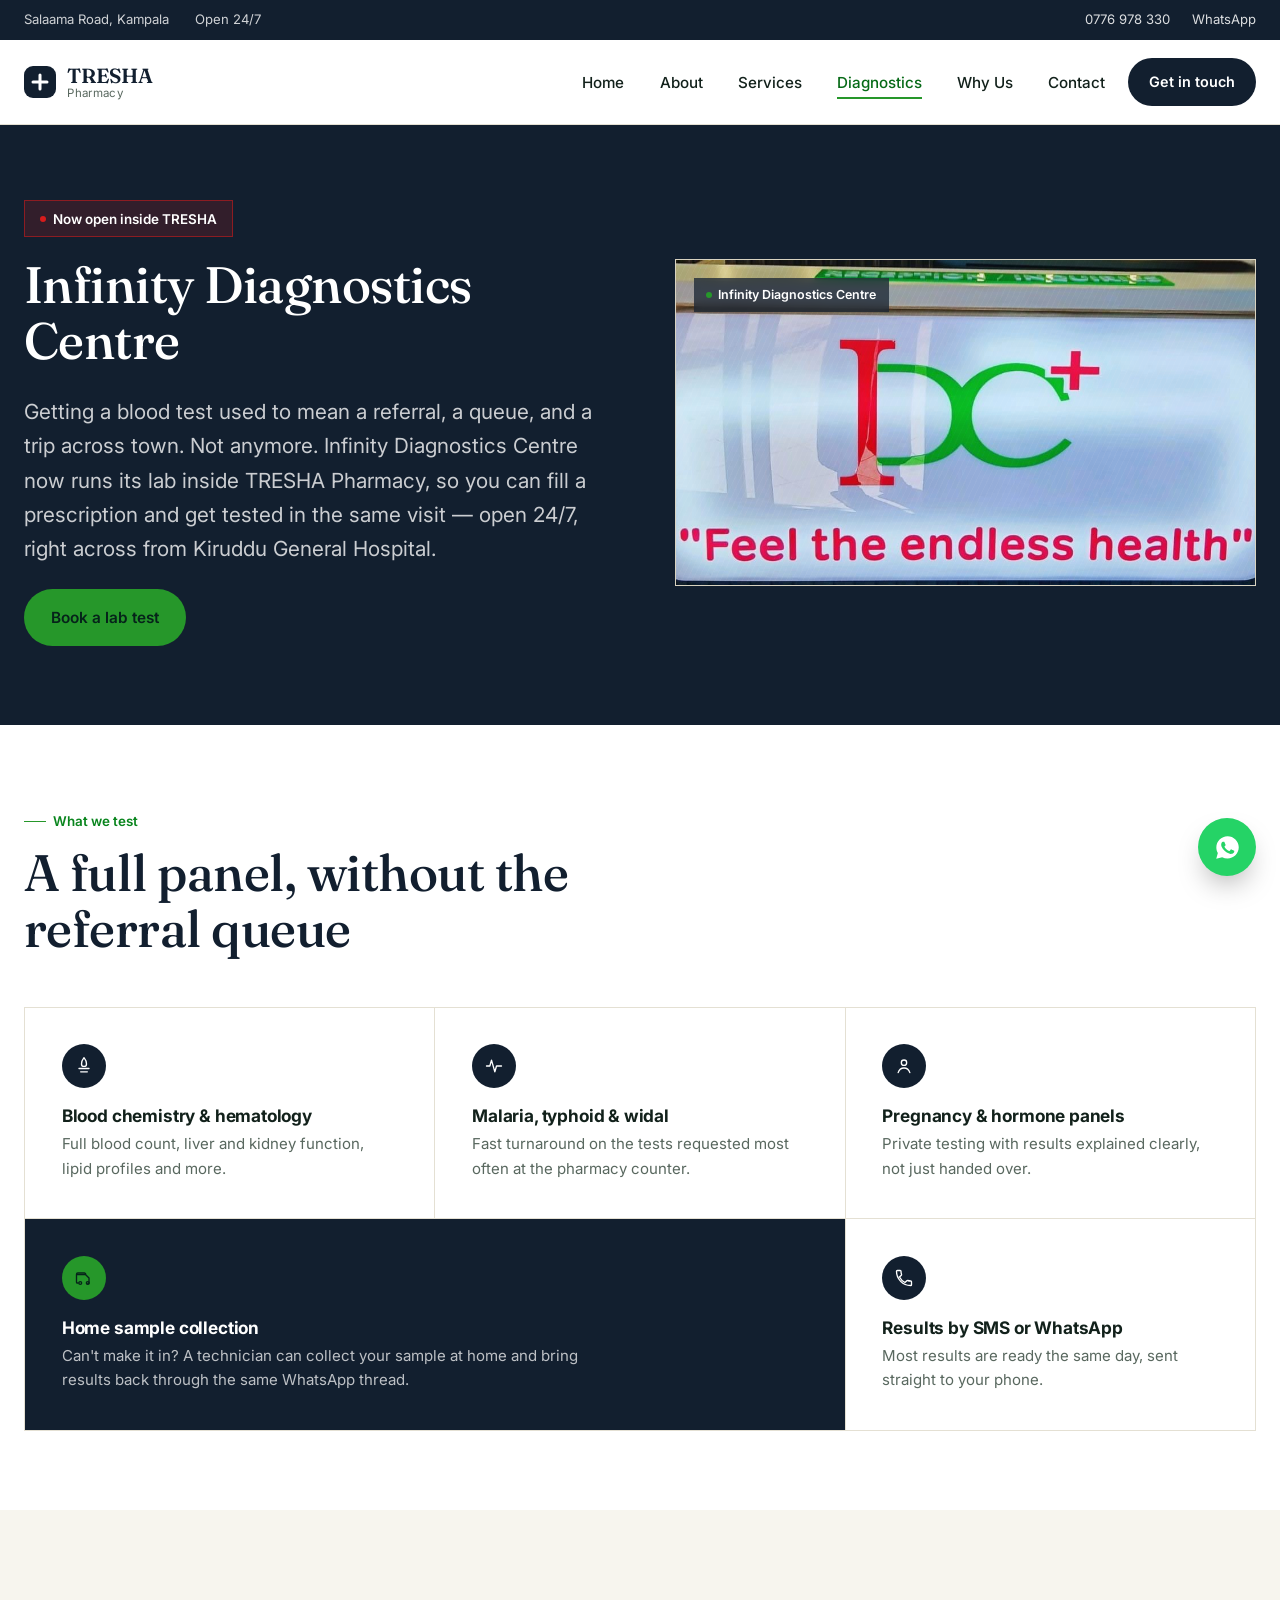
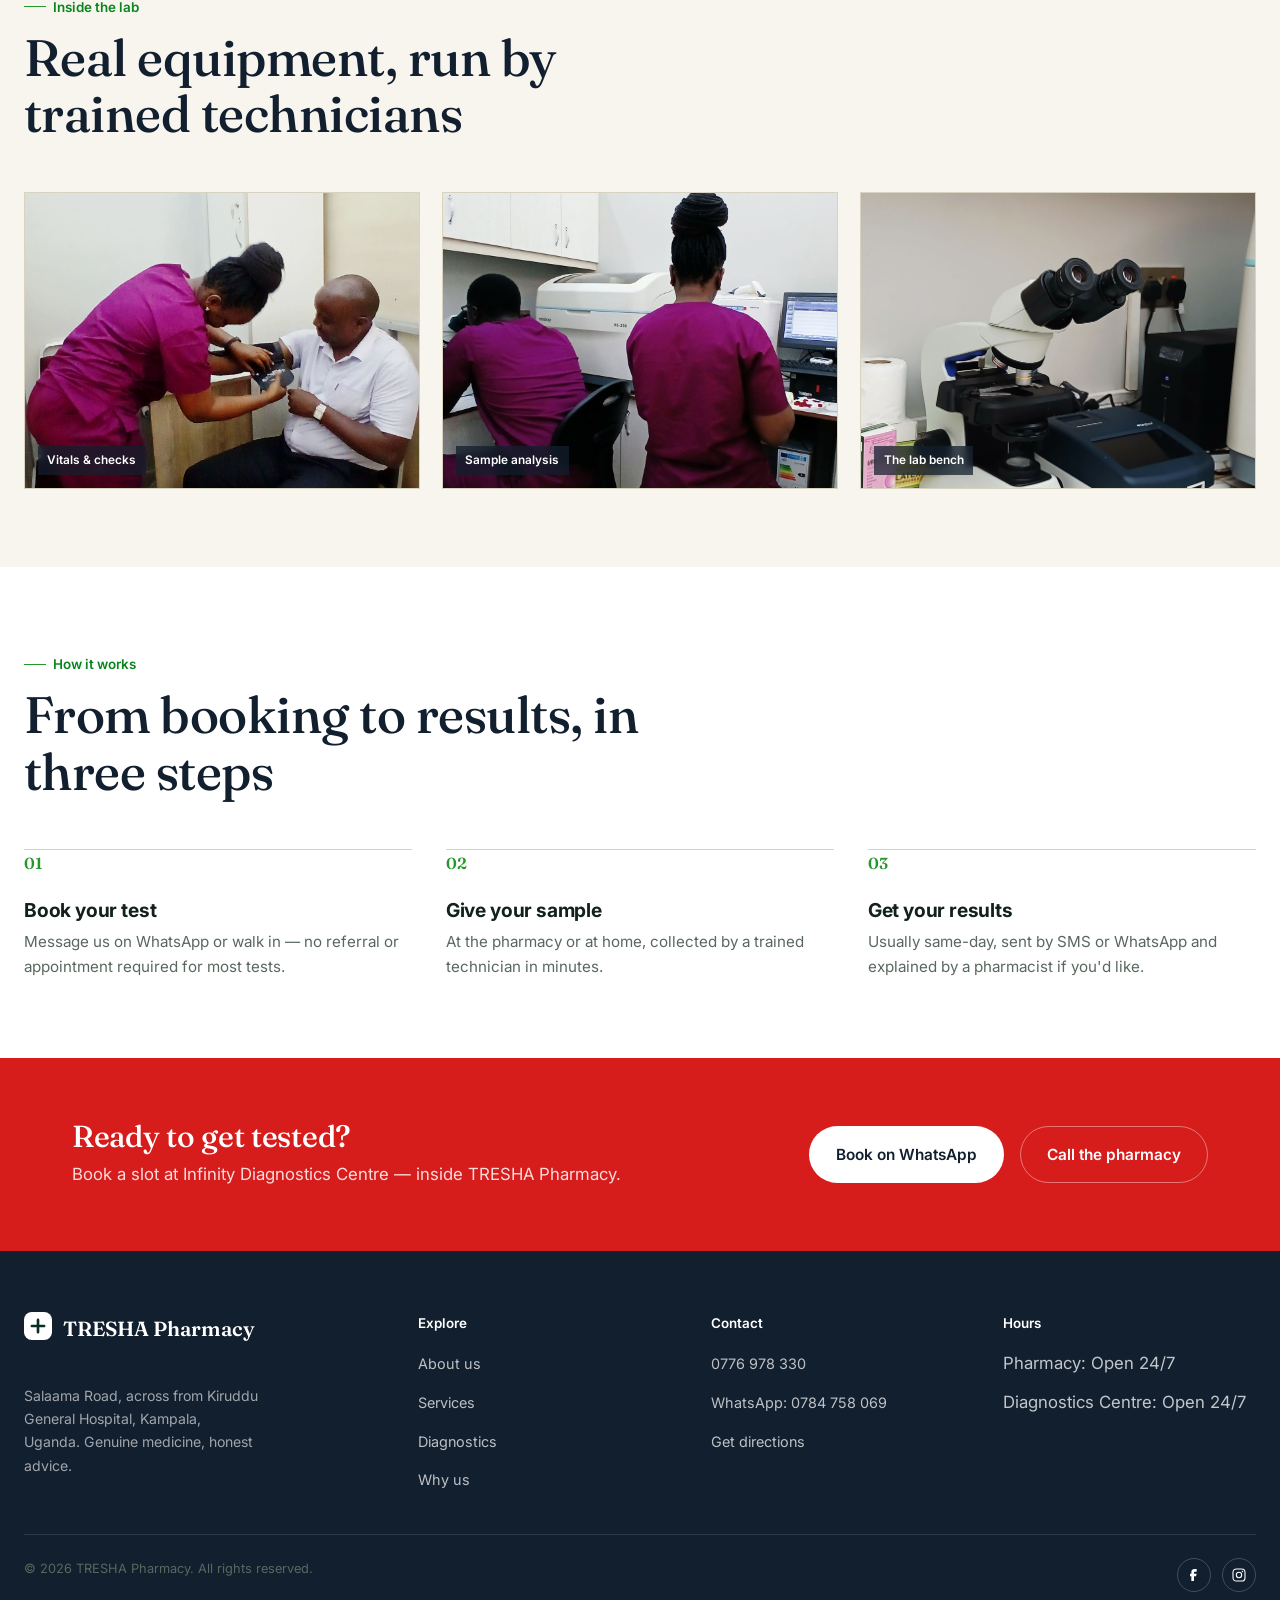
<file: diagnostics.html>
<!DOCTYPE html>
<html lang="en">
<head>
<meta charset="UTF-8">
<meta name="viewport" content="width=device-width, initial-scale=1.0">
<title>Infinity Diagnostics Centre — TRESHA Pharmacy</title>
<meta name="description" content="Infinity Diagnostics Centre now runs inside TRESHA Pharmacy — blood work, malaria and typhoid testing, pregnancy panels, results by SMS or WhatsApp.">
<link rel="preconnect" href="https://fonts.googleapis.com">
<link rel="preconnect" href="https://fonts.gstatic.com" crossorigin>
<link href="https://fonts.googleapis.com/css2?family=Fraunces:ital,opsz,wght@0,9..144,400;0,9..144,500;0,9..144,600;1,9..144,400;1,9..144,500&family=Inter:wght@400;500;600;700&display=swap" rel="stylesheet">
<link rel="icon" href="data:image/svg+xml,%3Csvg xmlns='http://www.w3.org/2000/svg' viewBox='0 0 32 32'%3E%3Crect width='32' height='32' rx='7' fill='%230A2E22'/%3E%3Cpath d='M16 8v16M8 16h16' stroke='%23ffffff' stroke-width='3.4' stroke-linecap='round'/%3E%3C/svg%3E">
<link rel="stylesheet" href="style.css">
</head>
<body>

<a class="skip-link" href="#main">Skip to content</a>

<div class="topbar">
  <div class="wrap topbar-inner">
    <div class="topbar-left">
      <span>Salaama Road, Kampala</span>
      <span>Open 24/7</span>
    </div>
    <div class="topbar-right">
      <a href="tel:+256776978330">0776 978 330</a>
      <a href="https://wa.me/256784758069" target="_blank" rel="noopener">WhatsApp</a>
    </div>
  </div>
</div>

<header class="site-header" id="siteHeader">
  <div class="wrap header-inner">
    <a href="index.html" class="brand" aria-label="TRESHA Pharmacy, home">
      <span class="brand-mark" aria-hidden="true">
        <svg viewBox="0 0 32 32" width="32" height="32"><rect width="32" height="32" rx="9" fill="currentColor"/><path d="M16 9v14M9 16h14" stroke="#fff" stroke-width="3" stroke-linecap="round"/></svg>
      </span>
      <span class="brand-text">
        <span class="brand-name">TRESHA</span>
        <span class="brand-sub">Pharmacy</span>
      </span>
    </a>
    <nav class="main-nav" id="mainNav" aria-label="Primary">
      <ul>
        <li><a href="index.html">Home</a></li>
        <li><a href="about.html">About</a></li>
        <li><a href="services.html">Services</a></li>
        <li><a href="diagnostics.html" aria-current="page">Diagnostics</a></li>
        <li><a href="why-us.html">Why Us</a></li>
        <li><a href="contact.html">Contact</a></li>
      </ul>
    </nav>
    <div class="header-cta"><a href="contact.html" class="btn btn-primary">Get in touch</a></div>
    <button class="nav-toggle" id="navToggle" aria-expanded="false" aria-controls="mainNav" aria-label="Open menu">
      <span></span><span></span><span></span>
    </button>
  </div>
</header>

<main id="main">

  <!-- ============ DARK HERO ============ -->
  <section class="dark" style="padding-top:clamp(3.2rem, 2.6rem + 2.6vw, 5.5rem);">
    <div class="wrap split">
      <div class="split-copy" data-reveal>
        <span class="badge">Now open inside TRESHA</span>
        <h1 style="color:#fff; font-size:var(--fs-800);">Infinity Diagnostics Centre</h1>
        <p class="lede" style="color:rgba(255,255,255,.78);">
          Getting a blood test used to mean a referral, a queue, and a trip across town.
          Not anymore. Infinity Diagnostics Centre now runs its lab inside TRESHA Pharmacy,
          so you can fill a prescription and get tested in the same visit — open 24/7,
          right across from Kiruddu General Hospital.
        </p>
        <a href="https://wa.me/256784758069?text=Hi%2C%20I%27d%20like%20to%20book%20a%20lab%20test%20at%20Infinity%20Diagnostics%20Centre." class="btn btn-accent" target="_blank" rel="noopener">Book a lab test</a>
      </div>
      <div class="split-media" data-reveal>
        <div class="panel wide">
          <img src="images/idc-signage.jpg" alt="Infinity Diagnostics Centre reception signage — Feel the endless health">
          <span class="panel-caption top">Infinity Diagnostics Centre</span>
        </div>
      </div>
    </div>
  </section>

  <!-- ============ TEST CATEGORIES ============ -->
  <section>
    <div class="wrap">
      <div class="section-head" data-reveal>
        <p class="tag">What we test</p>
        <h2>A full panel, without the referral queue</h2>
      </div>
      <div class="feature-grid">
        <div class="feature">
          <div class="feature-icon" aria-hidden="true"><svg viewBox="0 0 24 24" fill="none"><path d="M12 2c2 2.5 3 5 3 7.5a3 3 0 1 1-6 0C9 7 10 4.5 12 2z" stroke="currentColor" stroke-width="1.6" stroke-linejoin="round"/><path d="M6 15h12M8 19h8" stroke="currentColor" stroke-width="1.6" stroke-linecap="round"/></svg></div>
          <h3>Blood chemistry &amp; hematology</h3>
          <p>Full blood count, liver and kidney function, lipid profiles and more.</p>
        </div>
        <div class="feature">
          <div class="feature-icon" aria-hidden="true"><svg viewBox="0 0 24 24" fill="none"><path d="M3 12h4l2-7 4 14 2-7h6" stroke="currentColor" stroke-width="1.6" stroke-linecap="round" stroke-linejoin="round"/></svg></div>
          <h3>Malaria, typhoid &amp; widal</h3>
          <p>Fast turnaround on the tests requested most often at the pharmacy counter.</p>
        </div>
        <div class="feature">
          <div class="feature-icon" aria-hidden="true"><svg viewBox="0 0 24 24" fill="none"><circle cx="12" cy="8" r="3.2" stroke="currentColor" stroke-width="1.6"/><path d="M5 20c1.2-3.8 4-5.6 7-5.6s5.8 1.8 7 5.6" stroke="currentColor" stroke-width="1.6" stroke-linecap="round"/></svg></div>
          <h3>Pregnancy &amp; hormone panels</h3>
          <p>Private testing with results explained clearly, not just handed over.</p>
        </div>
        <div class="feature featured">
          <div class="feature-icon" aria-hidden="true"><svg viewBox="0 0 24 24" fill="none"><path d="M3 8h11l4 4v6a1 1 0 0 1-1 1h-1M14 8v-.5A1.5 1.5 0 0 0 12.5 6h-8A1.5 1.5 0 0 0 3 7.5V17a1 1 0 0 0 1 1h1" stroke="currentColor" stroke-width="1.6" stroke-linecap="round" stroke-linejoin="round"/><circle cx="7.5" cy="18" r="1.7" stroke="currentColor" stroke-width="1.6"/><circle cx="16.5" cy="18" r="1.7" stroke="currentColor" stroke-width="1.6"/></svg></div>
          <h3>Home sample collection</h3>
          <p>Can't make it in? A technician can collect your sample at home and bring results back through the same WhatsApp thread.</p>
        </div>
        <div class="feature">
          <div class="feature-icon" aria-hidden="true"><svg viewBox="0 0 24 24" fill="none"><path d="M6.6 10.8c1.4 2.8 3.8 5.1 6.6 6.6l2.2-2.2c.3-.3.7-.4 1-.2 1.1.4 2.3.6 3.6.6.6 0 1 .4 1 1V20c0 .6-.4 1-1 1C10.6 21 3 13.4 3 4c0-.6.4-1 1-1h3.4c.6 0 1 .4 1 1 0 1.3.2 2.5.6 3.6.1.4 0 .8-.2 1L6.6 10.8z" stroke="currentColor" stroke-width="1.6"/></svg></div>
          <h3>Results by SMS or WhatsApp</h3>
          <p>Most results are ready the same day, sent straight to your phone.</p>
        </div>
      </div>
    </div>
  </section>

  <!-- ============ PROCESS ============ -->
  <section class="alt">
    <div class="wrap">
      <div class="section-head" data-reveal>
        <p class="tag">Inside the lab</p>
        <h2>Real equipment, run by trained technicians</h2>
      </div>
      <div class="photo-grid">
        <figure>
          <img src="images/diagnostics-bp-check.jpg" alt="A technician checking a patient's blood pressure">
          <figcaption>Vitals &amp; checks</figcaption>
        </figure>
        <figure>
          <img src="images/diagnostics-lab-analyzer.jpg" alt="Lab technicians running samples on the blood analyzer">
          <figcaption>Sample analysis</figcaption>
        </figure>
        <figure>
          <img src="images/diagnostics-microscope.jpg" alt="Microscope and diagnostic equipment in the lab">
          <figcaption>The lab bench</figcaption>
        </figure>
      </div>
    </div>
  </section>

  <section>
    <div class="wrap">
      <div class="section-head" data-reveal>
        <p class="tag">How it works</p>
        <h2>From booking to results, in three steps</h2>
      </div>
      <div class="steps">
        <div class="step" data-reveal>
          <span class="step-index">01</span>
          <h3>Book your test</h3>
          <p>Message us on WhatsApp or walk in — no referral or appointment required for most tests.</p>
        </div>
        <div class="step" data-reveal>
          <span class="step-index">02</span>
          <h3>Give your sample</h3>
          <p>At the pharmacy or at home, collected by a trained technician in minutes.</p>
        </div>
        <div class="step" data-reveal>
          <span class="step-index">03</span>
          <h3>Get your results</h3>
          <p>Usually same-day, sent by SMS or WhatsApp and explained by a pharmacist if you'd like.</p>
        </div>
      </div>
    </div>
  </section>

  <section class="cta-band" style="padding:0;">
    <div class="wrap">
      <div>
        <h2>Ready to get tested?</h2>
        <p>Book a slot at Infinity Diagnostics Centre — inside TRESHA Pharmacy.</p>
      </div>
      <div class="cta-actions">
        <a href="https://wa.me/256784758069?text=Hi%2C%20I%27d%20like%20to%20book%20a%20lab%20test." class="btn btn-light" target="_blank" rel="noopener">Book on WhatsApp</a>
        <a href="tel:+256776978330" class="btn btn-line-light">Call the pharmacy</a>
      </div>
    </div>
  </section>

</main>

<footer class="site-footer">
  <div class="wrap footer-top">
    <div>
      <div class="footer-brand">
        <span class="brand-mark" aria-hidden="true"><svg viewBox="0 0 32 32" width="28" height="28"><rect width="32" height="32" rx="9" fill="currentColor"/><path d="M16 9v14M9 16h14" stroke="#0A2E22" stroke-width="3" stroke-linecap="round"/></svg></span>
        <div><p class="brand-name">TRESHA Pharmacy</p></div>
      </div>
      <p class="footer-tag">Salaama Road, across from Kiruddu General Hospital, Kampala, Uganda. Genuine medicine, honest advice.</p>
    </div>
    <div class="footer-col">
      <h4>Explore</h4>
      <ul>
        <li><a href="about.html">About us</a></li>
        <li><a href="services.html">Services</a></li>
        <li><a href="diagnostics.html">Diagnostics</a></li>
        <li><a href="why-us.html">Why us</a></li>
      </ul>
    </div>
    <div class="footer-col">
      <h4>Contact</h4>
      <ul>
        <li><a href="tel:+256776978330">0776 978 330</a></li>
        <li><a href="https://wa.me/256784758069" target="_blank" rel="noopener">WhatsApp: 0784 758 069</a></li>
        <li><a href="contact.html">Get directions</a></li>
      </ul>
    </div>
    <div class="footer-col">
      <h4>Hours</h4>
      <ul>
        <li>Pharmacy: Open 24/7</li>
        <li>Diagnostics Centre: Open 24/7</li>
      </ul>
    </div>
  </div>
  <div class="wrap footer-bottom">
    <p>&copy; <span id="year"></span> TRESHA Pharmacy. All rights reserved.</p>
    <div class="footer-social">
      <a href="#" aria-label="TRESHA Pharmacy on Facebook"><svg width="16" height="16" viewBox="0 0 24 24" fill="none"><path d="M15 3h-2a5 5 0 0 0-5 5v2H6v4h2v7h4v-7h3l1-4h-4V8a1 1 0 0 1 1-1h3V3z" fill="currentColor"/></svg></a>
      <a href="#" aria-label="TRESHA Pharmacy on Instagram"><svg width="16" height="16" viewBox="0 0 24 24" fill="none"><rect x="3" y="3" width="18" height="18" rx="5" stroke="currentColor" stroke-width="1.6"/><circle cx="12" cy="12" r="4" stroke="currentColor" stroke-width="1.6"/><circle cx="17.2" cy="6.8" r="1.1" fill="currentColor"/></svg></a>
    </div>
  </div>
</footer>

<a class="float-whatsapp" href="https://wa.me/256784758069?text=Hello%20TRESHA%20Pharmacy" target="_blank" rel="noopener" aria-label="Chat with TRESHA Pharmacy on WhatsApp">
  <svg width="27" height="27" viewBox="0 0 24 24" aria-hidden="true"><path fill="currentColor" d="M12.04 2c-5.5 0-9.96 4.46-9.96 9.96 0 1.76.46 3.45 1.33 4.95L2 22l5.25-1.38a9.9 9.9 0 0 0 4.79 1.22h.01c5.5 0 9.96-4.46 9.96-9.96S17.54 2 12.04 2zm5.8 14.24c-.24.68-1.4 1.3-1.94 1.38-.5.08-1.12.11-1.8-.11-.42-.13-.95-.31-1.64-.6-2.88-1.24-4.76-4.14-4.9-4.33-.14-.19-1.17-1.56-1.17-2.98 0-1.42.74-2.11 1-2.4.26-.29.57-.36.76-.36h.55c.18 0 .42-.07.65.5.24.58.82 2 .89 2.15.07.15.12.32.02.51-.1.19-.15.31-.3.48-.15.17-.31.38-.44.51-.15.15-.3.31-.13.6.17.29.75 1.24 1.62 2.01 1.12 1 2.06 1.31 2.35 1.46.29.15.46.13.63-.08.17-.21.72-.84.92-1.13.19-.29.38-.24.63-.14.26.1 1.65.78 1.93.92.28.14.47.21.54.33.07.12.07.7-.17 1.38z"/></svg>
</a>

<script src="script.js"></script>
</body>
</html>
</file>
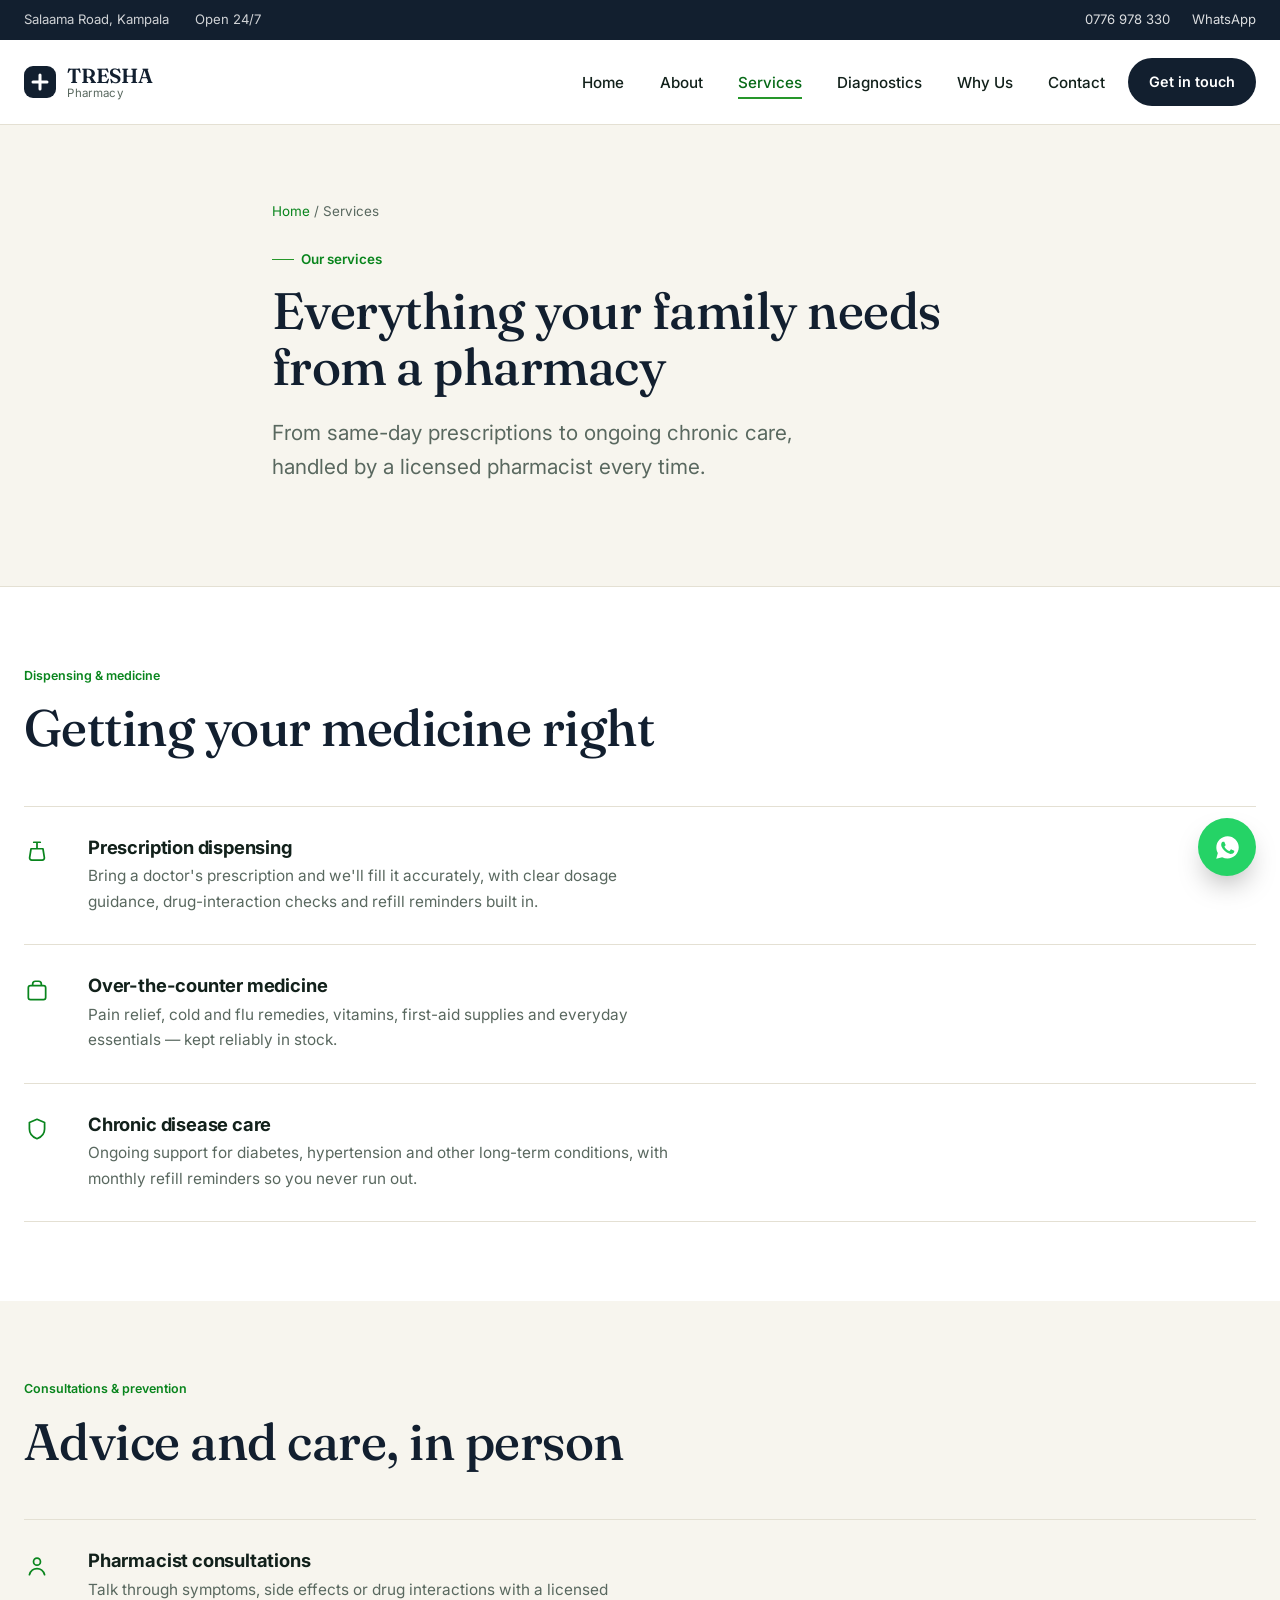
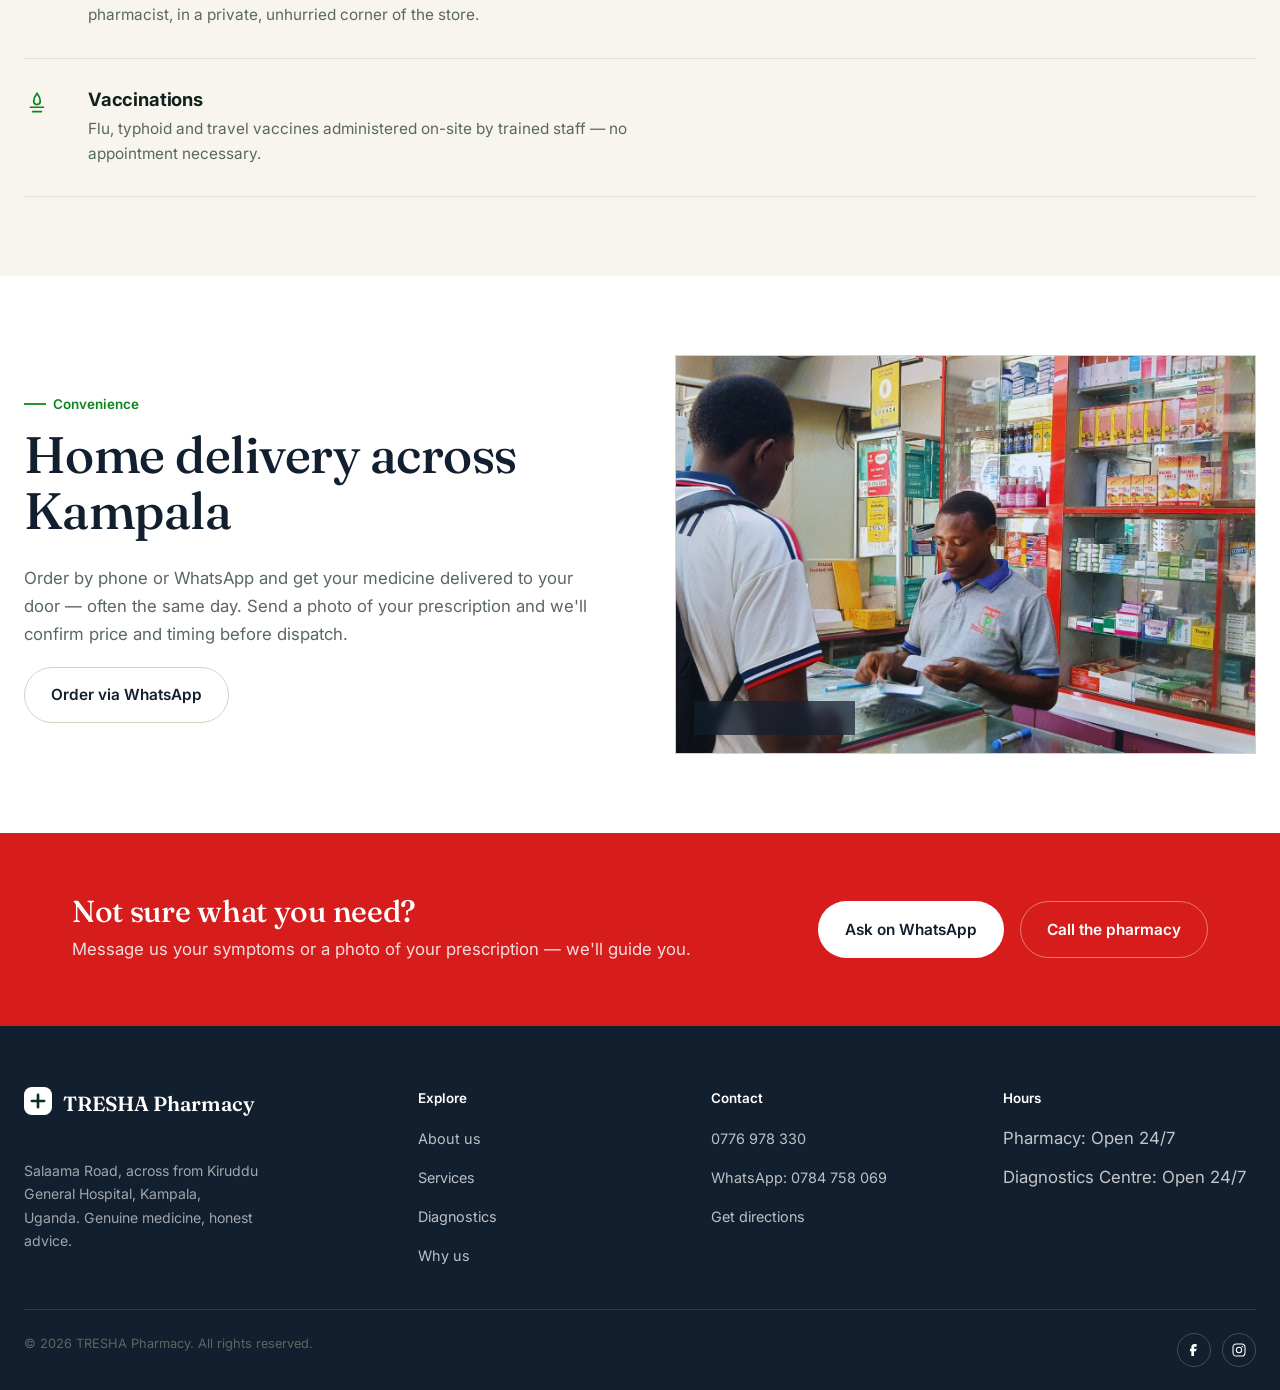
<file: services.html>
<!DOCTYPE html>
<html lang="en">
<head>
<meta charset="UTF-8">
<meta name="viewport" content="width=device-width, initial-scale=1.0">
<title>Our Services — TRESHA Pharmacy</title>
<meta name="description" content="Prescription dispensing, consultations, home delivery, vaccinations and chronic disease care at TRESHA Pharmacy, Salaama Road, Kampala. Open 24/7.">
<link rel="preconnect" href="https://fonts.googleapis.com">
<link rel="preconnect" href="https://fonts.gstatic.com" crossorigin>
<link href="https://fonts.googleapis.com/css2?family=Fraunces:ital,opsz,wght@0,9..144,400;0,9..144,500;0,9..144,600;1,9..144,400;1,9..144,500&family=Inter:wght@400;500;600;700&display=swap" rel="stylesheet">
<link rel="icon" href="data:image/svg+xml,%3Csvg xmlns='http://www.w3.org/2000/svg' viewBox='0 0 32 32'%3E%3Crect width='32' height='32' rx='7' fill='%230A2E22'/%3E%3Cpath d='M16 8v16M8 16h16' stroke='%23ffffff' stroke-width='3.4' stroke-linecap='round'/%3E%3C/svg%3E">
<link rel="stylesheet" href="style.css">
</head>
<body>

<a class="skip-link" href="#main">Skip to content</a>

<div class="topbar">
  <div class="wrap topbar-inner">
    <div class="topbar-left">
      <span>Salaama Road, Kampala</span>
      <span>Open 24/7</span>
    </div>
    <div class="topbar-right">
      <a href="tel:+256776978330">0776 978 330</a>
      <a href="https://wa.me/256784758069" target="_blank" rel="noopener">WhatsApp</a>
    </div>
  </div>
</div>

<header class="site-header" id="siteHeader">
  <div class="wrap header-inner">
    <a href="index.html" class="brand" aria-label="TRESHA Pharmacy, home">
      <span class="brand-mark" aria-hidden="true">
        <svg viewBox="0 0 32 32" width="32" height="32"><rect width="32" height="32" rx="9" fill="currentColor"/><path d="M16 9v14M9 16h14" stroke="#fff" stroke-width="3" stroke-linecap="round"/></svg>
      </span>
      <span class="brand-text">
        <span class="brand-name">TRESHA</span>
        <span class="brand-sub">Pharmacy</span>
      </span>
    </a>
    <nav class="main-nav" id="mainNav" aria-label="Primary">
      <ul>
        <li><a href="index.html">Home</a></li>
        <li><a href="about.html">About</a></li>
        <li><a href="services.html" aria-current="page">Services</a></li>
        <li><a href="diagnostics.html">Diagnostics</a></li>
        <li><a href="why-us.html">Why Us</a></li>
        <li><a href="contact.html">Contact</a></li>
      </ul>
    </nav>
    <div class="header-cta"><a href="contact.html" class="btn btn-primary">Get in touch</a></div>
    <button class="nav-toggle" id="navToggle" aria-expanded="false" aria-controls="mainNav" aria-label="Open menu">
      <span></span><span></span><span></span>
    </button>
  </div>
</header>

<main id="main">

  <div class="page-header">
    <div class="wrap">
      <p class="breadcrumb"><a href="index.html">Home</a> / Services</p>
      <p class="tag">Our services</p>
      <h1>Everything your family needs from a pharmacy</h1>
      <p class="lede">From same-day prescriptions to ongoing chronic care, handled by a licensed pharmacist every time.</p>
    </div>
  </div>

  <!-- ============ DISPENSING & MEDICINE ============ -->
  <section>
    <div class="wrap">
      <div class="section-head" data-reveal>
        <p class="row-cat">Dispensing &amp; medicine</p>
        <h2>Getting your medicine right</h2>
      </div>
      <div class="row-list">
        <div class="row-item">
          <span class="row-icon" aria-hidden="true"><svg viewBox="0 0 24 24" fill="none"><path d="M9 3h6M12 3v6M6.5 9h11l1.3 8.2a2 2 0 0 1-2 2.3H7.2a2 2 0 0 1-2-2.3L6.5 9z" stroke="currentColor" stroke-width="1.6" stroke-linecap="round" stroke-linejoin="round"/></svg></span>
          <div>
            <h3>Prescription dispensing</h3>
            <p>Bring a doctor's prescription and we'll fill it accurately, with clear dosage guidance, drug-interaction checks and refill reminders built in.</p>
          </div>
        </div>
        <div class="row-item">
          <span class="row-icon" aria-hidden="true"><svg viewBox="0 0 24 24" fill="none"><rect x="4" y="7" width="16" height="13" rx="2" stroke="currentColor" stroke-width="1.6"/><path d="M8 7V5.5A2.5 2.5 0 0 1 10.5 3h3A2.5 2.5 0 0 1 16 5.5V7" stroke="currentColor" stroke-width="1.6"/></svg></span>
          <div>
            <h3>Over-the-counter medicine</h3>
            <p>Pain relief, cold and flu remedies, vitamins, first-aid supplies and everyday essentials — kept reliably in stock.</p>
          </div>
        </div>
        <div class="row-item">
          <span class="row-icon" aria-hidden="true"><svg viewBox="0 0 24 24" fill="none"><path d="M12 3l7 3v6c0 4.5-3 7.5-7 9-4-1.5-7-4.5-7-9V6l7-3z" stroke="currentColor" stroke-width="1.6" stroke-linejoin="round"/></svg></span>
          <div>
            <h3>Chronic disease care</h3>
            <p>Ongoing support for diabetes, hypertension and other long-term conditions, with monthly refill reminders so you never run out.</p>
          </div>
        </div>
      </div>
    </div>
  </section>

  <!-- ============ CONSULTATIONS & PREVENTION ============ -->
  <section class="alt">
    <div class="wrap">
      <div class="section-head" data-reveal>
        <p class="row-cat">Consultations &amp; prevention</p>
        <h2>Advice and care, in person</h2>
      </div>
      <div class="row-list">
        <div class="row-item">
          <span class="row-icon" aria-hidden="true"><svg viewBox="0 0 24 24" fill="none"><circle cx="12" cy="8" r="3.2" stroke="currentColor" stroke-width="1.6"/><path d="M5 20c1.2-3.8 4-5.6 7-5.6s5.8 1.8 7 5.6" stroke="currentColor" stroke-width="1.6" stroke-linecap="round"/></svg></span>
          <div>
            <h3>Pharmacist consultations</h3>
            <p>Talk through symptoms, side effects or drug interactions with a licensed pharmacist, in a private, unhurried corner of the store.</p>
          </div>
        </div>
        <div class="row-item">
          <span class="row-icon" aria-hidden="true"><svg viewBox="0 0 24 24" fill="none"><path d="M12 2c2 2.5 3 5 3 7.5a3 3 0 1 1-6 0C9 7 10 4.5 12 2z" stroke="currentColor" stroke-width="1.6" stroke-linejoin="round"/><path d="M6 15h12M8 19h8" stroke="currentColor" stroke-width="1.6" stroke-linecap="round"/></svg></span>
          <div>
            <h3>Vaccinations</h3>
            <p>Flu, typhoid and travel vaccines administered on-site by trained staff — no appointment necessary.</p>
          </div>
        </div>
      </div>
    </div>
  </section>

  <!-- ============ CONVENIENCE HIGHLIGHT ============ -->
  <section>
    <div class="wrap split reverse">
      <div class="split-copy" data-reveal>
        <p class="tag">Convenience</p>
        <h2>Home delivery across Kampala</h2>
        <p>Order by phone or WhatsApp and get your medicine delivered to your door — often the same day. Send a photo of your prescription and we'll confirm price and timing before dispatch.</p>
        <a href="https://wa.me/256784758069?text=Hi%2C%20I%27d%20like%20to%20order%20medicine%20for%20delivery." class="btn btn-line" target="_blank" rel="noopener">Order via WhatsApp</a>
      </div>
      <div class="split-media" data-reveal>
        <div class="panel short">
          <img src="images/pharmacy-counter-4.jpg" alt="A TRESHA Pharmacy pharmacist serving a customer at the till">
          <span class="panel-caption">Fast, friendly service</span>
        </div>
      </div>
    </div>
  </section>

  <section class="cta-band" style="padding:0;">
    <div class="wrap">
      <div>
        <h2>Not sure what you need?</h2>
        <p>Message us your symptoms or a photo of your prescription — we'll guide you.</p>
      </div>
      <div class="cta-actions">
        <a href="https://wa.me/256784758069" class="btn btn-light" target="_blank" rel="noopener">Ask on WhatsApp</a>
        <a href="tel:+256776978330" class="btn btn-line-light">Call the pharmacy</a>
      </div>
    </div>
  </section>

</main>

<footer class="site-footer">
  <div class="wrap footer-top">
    <div>
      <div class="footer-brand">
        <span class="brand-mark" aria-hidden="true"><svg viewBox="0 0 32 32" width="28" height="28"><rect width="32" height="32" rx="9" fill="currentColor"/><path d="M16 9v14M9 16h14" stroke="#0A2E22" stroke-width="3" stroke-linecap="round"/></svg></span>
        <div><p class="brand-name">TRESHA Pharmacy</p></div>
      </div>
      <p class="footer-tag">Salaama Road, across from Kiruddu General Hospital, Kampala, Uganda. Genuine medicine, honest advice.</p>
    </div>
    <div class="footer-col">
      <h4>Explore</h4>
      <ul>
        <li><a href="about.html">About us</a></li>
        <li><a href="services.html">Services</a></li>
        <li><a href="diagnostics.html">Diagnostics</a></li>
        <li><a href="why-us.html">Why us</a></li>
      </ul>
    </div>
    <div class="footer-col">
      <h4>Contact</h4>
      <ul>
        <li><a href="tel:+256776978330">0776 978 330</a></li>
        <li><a href="https://wa.me/256784758069" target="_blank" rel="noopener">WhatsApp: 0784 758 069</a></li>
        <li><a href="contact.html">Get directions</a></li>
      </ul>
    </div>
    <div class="footer-col">
      <h4>Hours</h4>
      <ul>
        <li>Pharmacy: Open 24/7</li>
        <li>Diagnostics Centre: Open 24/7</li>
      </ul>
    </div>
  </div>
  <div class="wrap footer-bottom">
    <p>&copy; <span id="year"></span> TRESHA Pharmacy. All rights reserved.</p>
    <div class="footer-social">
      <a href="#" aria-label="TRESHA Pharmacy on Facebook"><svg width="16" height="16" viewBox="0 0 24 24" fill="none"><path d="M15 3h-2a5 5 0 0 0-5 5v2H6v4h2v7h4v-7h3l1-4h-4V8a1 1 0 0 1 1-1h3V3z" fill="currentColor"/></svg></a>
      <a href="#" aria-label="TRESHA Pharmacy on Instagram"><svg width="16" height="16" viewBox="0 0 24 24" fill="none"><rect x="3" y="3" width="18" height="18" rx="5" stroke="currentColor" stroke-width="1.6"/><circle cx="12" cy="12" r="4" stroke="currentColor" stroke-width="1.6"/><circle cx="17.2" cy="6.8" r="1.1" fill="currentColor"/></svg></a>
    </div>
  </div>
</footer>

<a class="float-whatsapp" href="https://wa.me/256784758069?text=Hello%20TRESHA%20Pharmacy" target="_blank" rel="noopener" aria-label="Chat with TRESHA Pharmacy on WhatsApp">
  <svg width="27" height="27" viewBox="0 0 24 24" aria-hidden="true"><path fill="currentColor" d="M12.04 2c-5.5 0-9.96 4.46-9.96 9.96 0 1.76.46 3.45 1.33 4.95L2 22l5.25-1.38a9.9 9.9 0 0 0 4.79 1.22h.01c5.5 0 9.96-4.46 9.96-9.96S17.54 2 12.04 2zm5.8 14.24c-.24.68-1.4 1.3-1.94 1.38-.5.08-1.12.11-1.8-.11-.42-.13-.95-.31-1.64-.6-2.88-1.24-4.76-4.14-4.9-4.33-.14-.19-1.17-1.56-1.17-2.98 0-1.42.74-2.11 1-2.4.26-.29.57-.36.76-.36h.55c.18 0 .42-.07.65.5.24.58.82 2 .89 2.15.07.15.12.32.02.51-.1.19-.15.31-.3.48-.15.17-.31.38-.44.51-.15.15-.3.31-.13.6.17.29.75 1.24 1.62 2.01 1.12 1 2.06 1.31 2.35 1.46.29.15.46.13.63-.08.17-.21.72-.84.92-1.13.19-.29.38-.24.63-.14.26.1 1.65.78 1.93.92.28.14.47.21.54.33.07.12.07.7-.17 1.38z"/></svg>
</a>

<script src="script.js"></script>
</body>
</html>
</file>
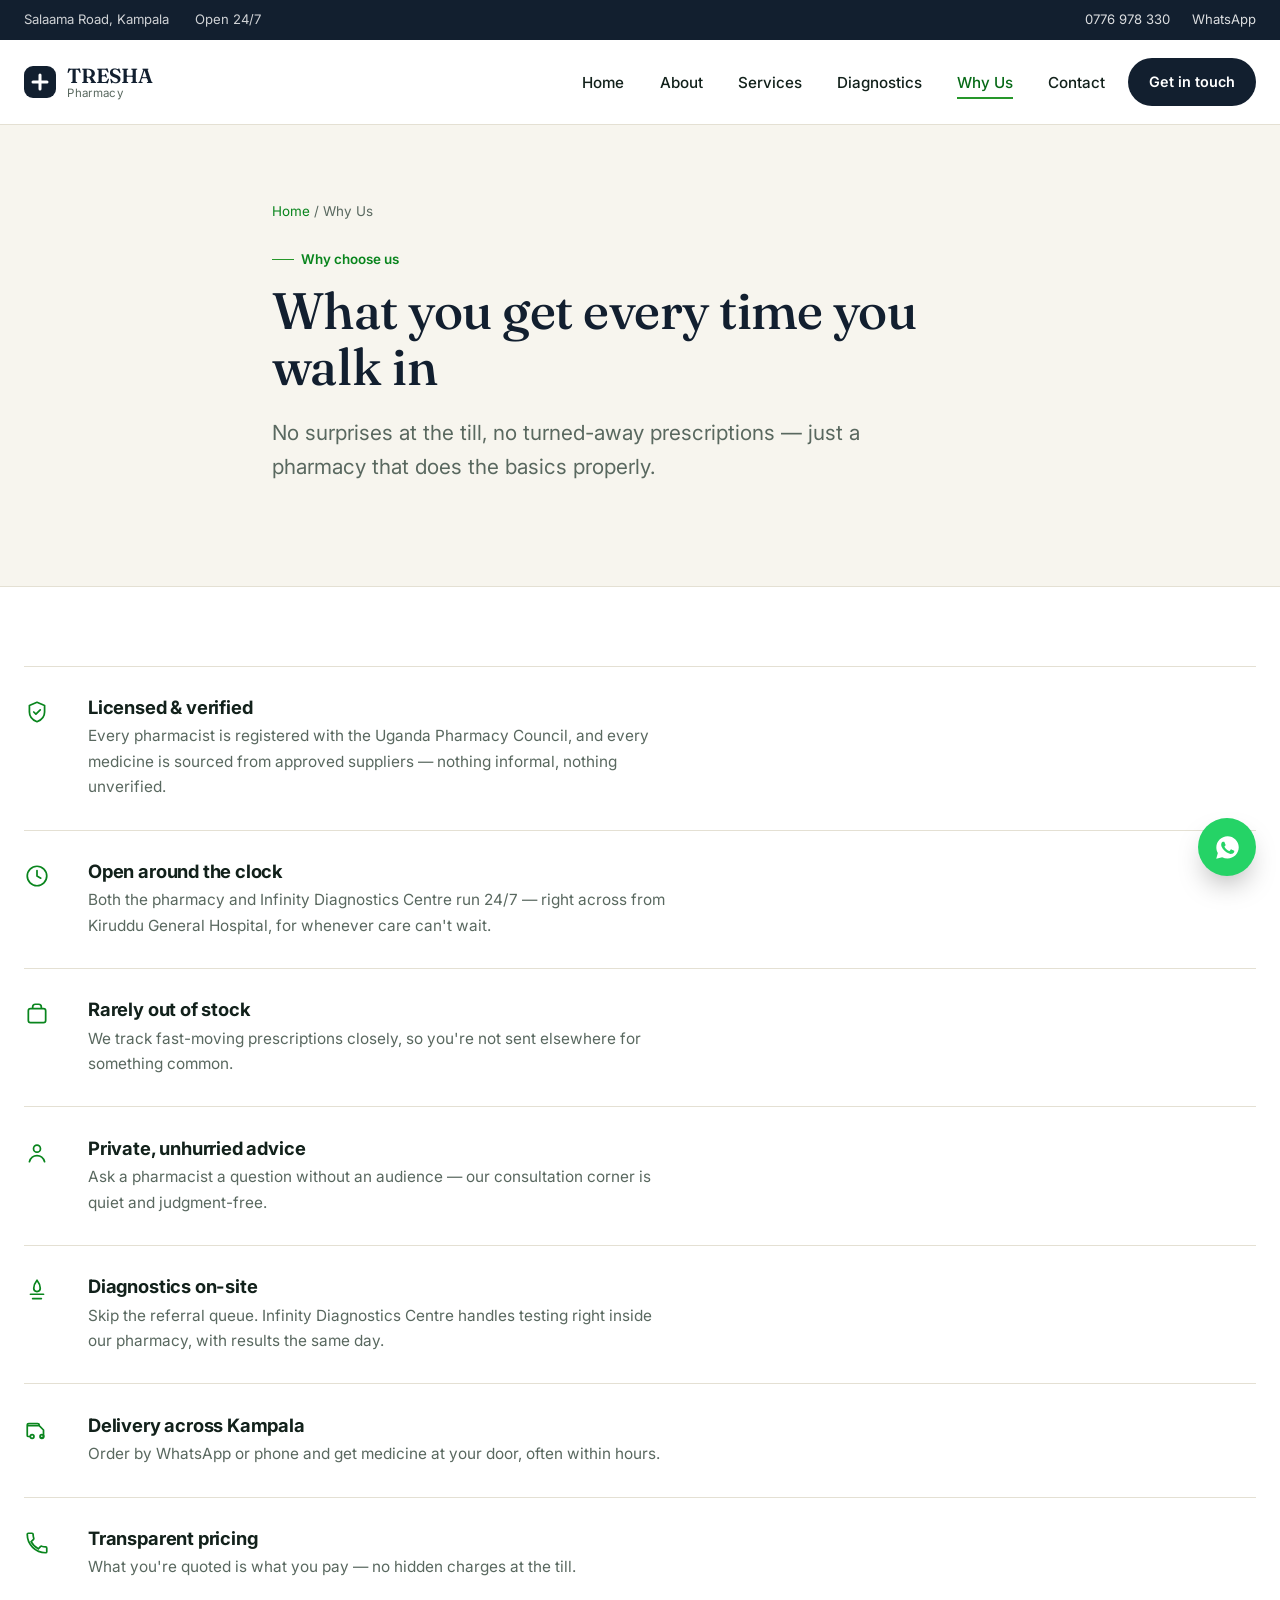
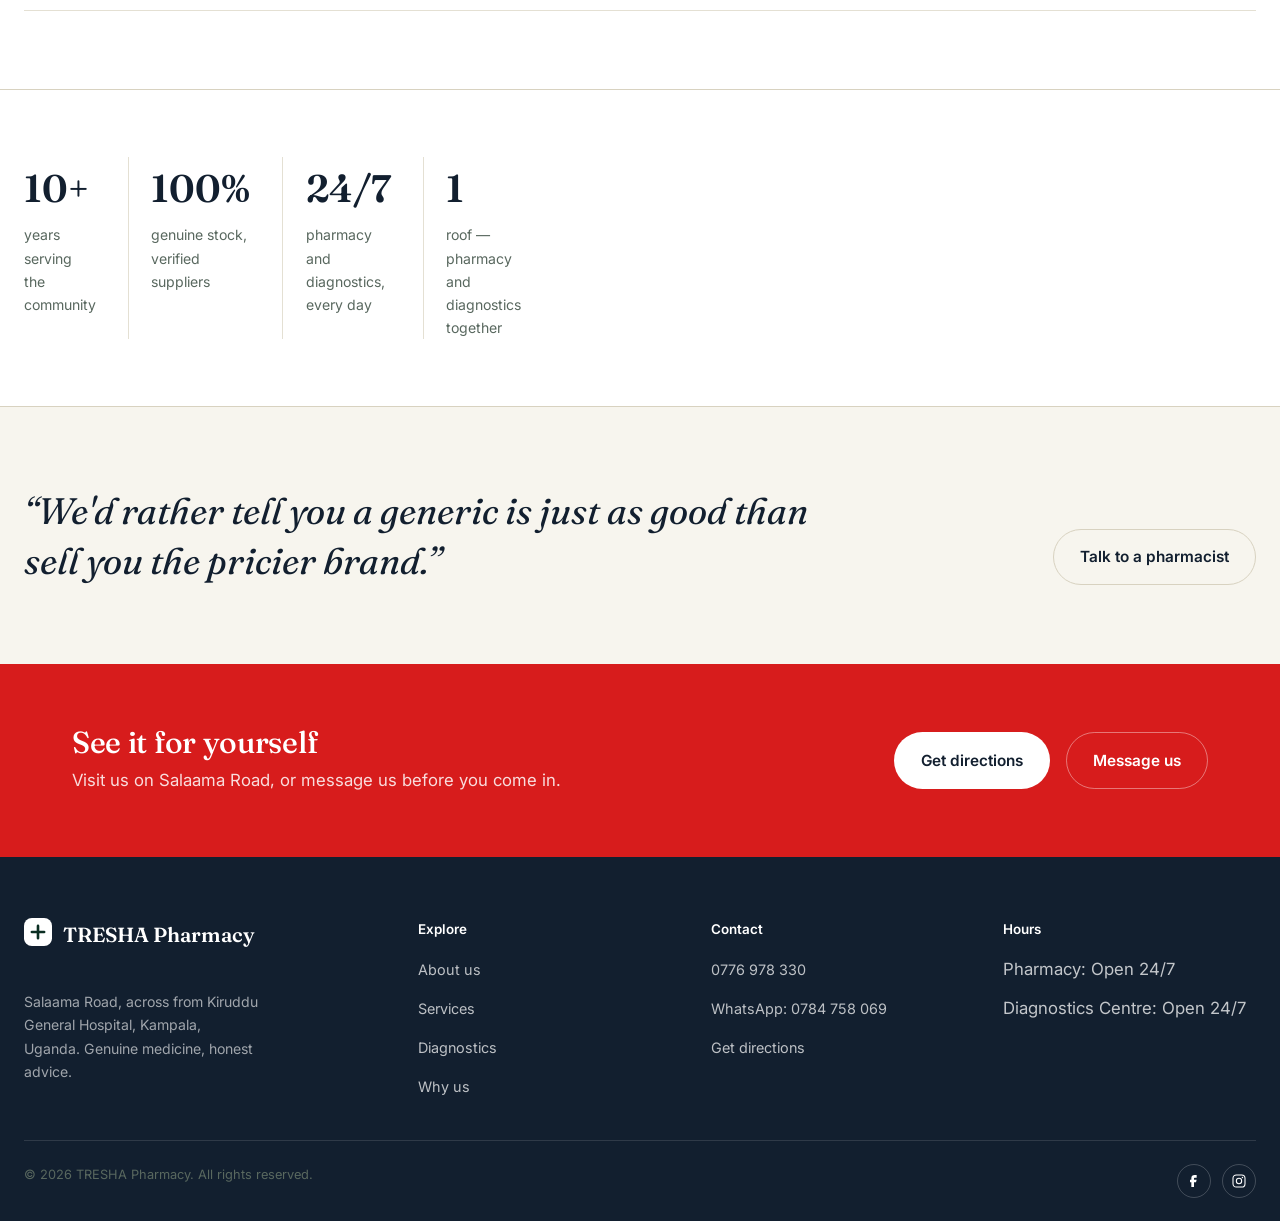
<file: why-us.html>
<!DOCTYPE html>
<html lang="en">
<head>
<meta charset="UTF-8">
<meta name="viewport" content="width=device-width, initial-scale=1.0">
<title>Why Choose Us — TRESHA Pharmacy</title>
<meta name="description" content="Licensed pharmacists, verified medicine, on-site diagnostics and transparent pricing — why Kampala trusts TRESHA Pharmacy. Open 24/7.">
<link rel="preconnect" href="https://fonts.googleapis.com">
<link rel="preconnect" href="https://fonts.gstatic.com" crossorigin>
<link href="https://fonts.googleapis.com/css2?family=Fraunces:ital,opsz,wght@0,9..144,400;0,9..144,500;0,9..144,600;1,9..144,400;1,9..144,500&family=Inter:wght@400;500;600;700&display=swap" rel="stylesheet">
<link rel="icon" href="data:image/svg+xml,%3Csvg xmlns='http://www.w3.org/2000/svg' viewBox='0 0 32 32'%3E%3Crect width='32' height='32' rx='7' fill='%230A2E22'/%3E%3Cpath d='M16 8v16M8 16h16' stroke='%23ffffff' stroke-width='3.4' stroke-linecap='round'/%3E%3C/svg%3E">
<link rel="stylesheet" href="style.css">
</head>
<body>

<a class="skip-link" href="#main">Skip to content</a>

<div class="topbar">
  <div class="wrap topbar-inner">
    <div class="topbar-left">
      <span>Salaama Road, Kampala</span>
      <span>Open 24/7</span>
    </div>
    <div class="topbar-right">
      <a href="tel:+256776978330">0776 978 330</a>
      <a href="https://wa.me/256784758069" target="_blank" rel="noopener">WhatsApp</a>
    </div>
  </div>
</div>

<header class="site-header" id="siteHeader">
  <div class="wrap header-inner">
    <a href="index.html" class="brand" aria-label="TRESHA Pharmacy, home">
      <span class="brand-mark" aria-hidden="true">
        <svg viewBox="0 0 32 32" width="32" height="32"><rect width="32" height="32" rx="9" fill="currentColor"/><path d="M16 9v14M9 16h14" stroke="#fff" stroke-width="3" stroke-linecap="round"/></svg>
      </span>
      <span class="brand-text">
        <span class="brand-name">TRESHA</span>
        <span class="brand-sub">Pharmacy</span>
      </span>
    </a>
    <nav class="main-nav" id="mainNav" aria-label="Primary">
      <ul>
        <li><a href="index.html">Home</a></li>
        <li><a href="about.html">About</a></li>
        <li><a href="services.html">Services</a></li>
        <li><a href="diagnostics.html">Diagnostics</a></li>
        <li><a href="why-us.html" aria-current="page">Why Us</a></li>
        <li><a href="contact.html">Contact</a></li>
      </ul>
    </nav>
    <div class="header-cta"><a href="contact.html" class="btn btn-primary">Get in touch</a></div>
    <button class="nav-toggle" id="navToggle" aria-expanded="false" aria-controls="mainNav" aria-label="Open menu">
      <span></span><span></span><span></span>
    </button>
  </div>
</header>

<main id="main">

  <div class="page-header">
    <div class="wrap">
      <p class="breadcrumb"><a href="index.html">Home</a> / Why Us</p>
      <p class="tag">Why choose us</p>
      <h1>What you get every time you walk in</h1>
      <p class="lede">No surprises at the till, no turned-away prescriptions — just a pharmacy that does the basics properly.</p>
    </div>
  </div>

  <!-- ============ REASONS ============ -->
  <section>
    <div class="wrap">
      <div class="row-list">
        <div class="row-item">
          <span class="row-icon" aria-hidden="true"><svg viewBox="0 0 24 24" fill="none"><path d="M12 3l7 3v6c0 4.5-3 7.5-7 9-4-1.5-7-4.5-7-9V6l7-3z" stroke="currentColor" stroke-width="1.6" stroke-linejoin="round"/><path d="M9 12l2 2 4-4" stroke="currentColor" stroke-width="1.6" stroke-linecap="round" stroke-linejoin="round"/></svg></span>
          <div>
            <h3>Licensed &amp; verified</h3>
            <p>Every pharmacist is registered with the Uganda Pharmacy Council, and every medicine is sourced from approved suppliers — nothing informal, nothing unverified.</p>
          </div>
        </div>
        <div class="row-item">
          <span class="row-icon" aria-hidden="true"><svg viewBox="0 0 24 24" fill="none"><circle cx="12" cy="12" r="9" stroke="currentColor" stroke-width="1.6"/><path d="M12 7v5l3.5 2" stroke="currentColor" stroke-width="1.6" stroke-linecap="round" stroke-linejoin="round"/></svg></span>
          <div>
            <h3>Open around the clock</h3>
            <p>Both the pharmacy and Infinity Diagnostics Centre run 24/7 — right across from Kiruddu General Hospital, for whenever care can't wait.</p>
          </div>
        </div>
        <div class="row-item">
          <span class="row-icon" aria-hidden="true"><svg viewBox="0 0 24 24" fill="none"><rect x="4" y="7" width="16" height="13" rx="2" stroke="currentColor" stroke-width="1.6"/><path d="M8 7V5.5A2.5 2.5 0 0 1 10.5 3h3A2.5 2.5 0 0 1 16 5.5V7" stroke="currentColor" stroke-width="1.6"/></svg></span>
          <div>
            <h3>Rarely out of stock</h3>
            <p>We track fast-moving prescriptions closely, so you're not sent elsewhere for something common.</p>
          </div>
        </div>
        <div class="row-item">
          <span class="row-icon" aria-hidden="true"><svg viewBox="0 0 24 24" fill="none"><circle cx="12" cy="8" r="3.2" stroke="currentColor" stroke-width="1.6"/><path d="M5 20c1.2-3.8 4-5.6 7-5.6s5.8 1.8 7 5.6" stroke="currentColor" stroke-width="1.6" stroke-linecap="round"/></svg></span>
          <div>
            <h3>Private, unhurried advice</h3>
            <p>Ask a pharmacist a question without an audience — our consultation corner is quiet and judgment-free.</p>
          </div>
        </div>
        <div class="row-item">
          <span class="row-icon" aria-hidden="true"><svg viewBox="0 0 24 24" fill="none"><path d="M12 2c2 2.5 3 5 3 7.5a3 3 0 1 1-6 0C9 7 10 4.5 12 2z" stroke="currentColor" stroke-width="1.6" stroke-linejoin="round"/><path d="M6 15h12M8 19h8" stroke="currentColor" stroke-width="1.6" stroke-linecap="round"/></svg></span>
          <div>
            <h3>Diagnostics on-site</h3>
            <p>Skip the referral queue. Infinity Diagnostics Centre handles testing right inside our pharmacy, with results the same day.</p>
          </div>
        </div>
        <div class="row-item">
          <span class="row-icon" aria-hidden="true"><svg viewBox="0 0 24 24" fill="none"><path d="M3 8h11l4 4v6a1 1 0 0 1-1 1h-1M14 8v-.5A1.5 1.5 0 0 0 12.5 6h-8A1.5 1.5 0 0 0 3 7.5V17a1 1 0 0 0 1 1h1" stroke="currentColor" stroke-width="1.6" stroke-linecap="round" stroke-linejoin="round"/><circle cx="7.5" cy="18" r="1.7" stroke="currentColor" stroke-width="1.6"/><circle cx="16.5" cy="18" r="1.7" stroke="currentColor" stroke-width="1.6"/></svg></span>
          <div>
            <h3>Delivery across Kampala</h3>
            <p>Order by WhatsApp or phone and get medicine at your door, often within hours.</p>
          </div>
        </div>
        <div class="row-item">
          <span class="row-icon" aria-hidden="true"><svg viewBox="0 0 24 24" fill="none"><path d="M6.6 10.8c1.4 2.8 3.8 5.1 6.6 6.6l2.2-2.2c.3-.3.7-.4 1-.2 1.1.4 2.3.6 3.6.6.6 0 1 .4 1 1V20c0 .6-.4 1-1 1C10.6 21 3 13.4 3 4c0-.6.4-1 1-1h3.4c.6 0 1 .4 1 1 0 1.3.2 2.5.6 3.6.1.4 0 .8-.2 1L6.6 10.8z" stroke="currentColor" stroke-width="1.6"/></svg></span>
          <div>
            <h3>Transparent pricing</h3>
            <p>What you're quoted is what you pay — no hidden charges at the till.</p>
          </div>
        </div>
      </div>
    </div>
  </section>

  <!-- ============ STATS ============ -->
  <div class="stats-band">
    <div class="wrap">
      <dl style="display:grid; grid-template-columns:repeat(4,1fr); gap:2rem;">
        <div class="stat-block"><dt>10+</dt><dd>years serving the community</dd></div>
        <div class="stat-block"><dt>100%</dt><dd>genuine stock, verified suppliers</dd></div>
        <div class="stat-block"><dt>24/7</dt><dd>pharmacy and diagnostics, every day</dd></div>
        <div class="stat-block"><dt>1</dt><dd>roof — pharmacy and diagnostics together</dd></div>
      </dl>
    </div>
  </div>

  <!-- ============ COMPARISON STATEMENT ============ -->
  <section class="alt statement">
    <div class="wrap">
      <div class="statement-row">
        <blockquote data-reveal>
          &ldquo;We'd rather tell you a generic is just as good than sell you the pricier brand.&rdquo;
        </blockquote>
        <a href="contact.html" class="btn btn-line">Talk to a pharmacist</a>
      </div>
    </div>
  </section>

  <section class="cta-band" style="padding:0;">
    <div class="wrap">
      <div>
        <h2>See it for yourself</h2>
        <p>Visit us on Salaama Road, or message us before you come in.</p>
      </div>
      <div class="cta-actions">
        <a href="contact.html" class="btn btn-light">Get directions</a>
        <a href="https://wa.me/256784758069" class="btn btn-line-light" target="_blank" rel="noopener">Message us</a>
      </div>
    </div>
  </section>

</main>

<footer class="site-footer">
  <div class="wrap footer-top">
    <div>
      <div class="footer-brand">
        <span class="brand-mark" aria-hidden="true"><svg viewBox="0 0 32 32" width="28" height="28"><rect width="32" height="32" rx="9" fill="currentColor"/><path d="M16 9v14M9 16h14" stroke="#0A2E22" stroke-width="3" stroke-linecap="round"/></svg></span>
        <div><p class="brand-name">TRESHA Pharmacy</p></div>
      </div>
      <p class="footer-tag">Salaama Road, across from Kiruddu General Hospital, Kampala, Uganda. Genuine medicine, honest advice.</p>
    </div>
    <div class="footer-col">
      <h4>Explore</h4>
      <ul>
        <li><a href="about.html">About us</a></li>
        <li><a href="services.html">Services</a></li>
        <li><a href="diagnostics.html">Diagnostics</a></li>
        <li><a href="why-us.html">Why us</a></li>
      </ul>
    </div>
    <div class="footer-col">
      <h4>Contact</h4>
      <ul>
        <li><a href="tel:+256776978330">0776 978 330</a></li>
        <li><a href="https://wa.me/256784758069" target="_blank" rel="noopener">WhatsApp: 0784 758 069</a></li>
        <li><a href="contact.html">Get directions</a></li>
      </ul>
    </div>
    <div class="footer-col">
      <h4>Hours</h4>
      <ul>
        <li>Pharmacy: Open 24/7</li>
        <li>Diagnostics Centre: Open 24/7</li>
      </ul>
    </div>
  </div>
  <div class="wrap footer-bottom">
    <p>&copy; <span id="year"></span> TRESHA Pharmacy. All rights reserved.</p>
    <div class="footer-social">
      <a href="#" aria-label="TRESHA Pharmacy on Facebook"><svg width="16" height="16" viewBox="0 0 24 24" fill="none"><path d="M15 3h-2a5 5 0 0 0-5 5v2H6v4h2v7h4v-7h3l1-4h-4V8a1 1 0 0 1 1-1h3V3z" fill="currentColor"/></svg></a>
      <a href="#" aria-label="TRESHA Pharmacy on Instagram"><svg width="16" height="16" viewBox="0 0 24 24" fill="none"><rect x="3" y="3" width="18" height="18" rx="5" stroke="currentColor" stroke-width="1.6"/><circle cx="12" cy="12" r="4" stroke="currentColor" stroke-width="1.6"/><circle cx="17.2" cy="6.8" r="1.1" fill="currentColor"/></svg></a>
    </div>
  </div>
</footer>

<a class="float-whatsapp" href="https://wa.me/256784758069?text=Hello%20TRESHA%20Pharmacy" target="_blank" rel="noopener" aria-label="Chat with TRESHA Pharmacy on WhatsApp">
  <svg width="27" height="27" viewBox="0 0 24 24" aria-hidden="true"><path fill="currentColor" d="M12.04 2c-5.5 0-9.96 4.46-9.96 9.96 0 1.76.46 3.45 1.33 4.95L2 22l5.25-1.38a9.9 9.9 0 0 0 4.79 1.22h.01c5.5 0 9.96-4.46 9.96-9.96S17.54 2 12.04 2zm5.8 14.24c-.24.68-1.4 1.3-1.94 1.38-.5.08-1.12.11-1.8-.11-.42-.13-.95-.31-1.64-.6-2.88-1.24-4.76-4.14-4.9-4.33-.14-.19-1.17-1.56-1.17-2.98 0-1.42.74-2.11 1-2.4.26-.29.57-.36.76-.36h.55c.18 0 .42-.07.65.5.24.58.82 2 .89 2.15.07.15.12.32.02.51-.1.19-.15.31-.3.48-.15.17-.31.38-.44.51-.15.15-.3.31-.13.6.17.29.75 1.24 1.62 2.01 1.12 1 2.06 1.31 2.35 1.46.29.15.46.13.63-.08.17-.21.72-.84.92-1.13.19-.29.38-.24.63-.14.26.1 1.65.78 1.93.92.28.14.47.21.54.33.07.12.07.7-.17 1.38z"/></svg>
</a>

<script src="script.js"></script>
</body>
</html>
</file>
<file: style.css>
/* =========================================================
   TRESHA Pharmacy — premium stylesheet (v2, multi-page)
   Tokens → Base → Utilities → Header → Components → Pages → Responsive
   ========================================================= */

:root{
  /* colour — deep green / cream-white / refined burgundy-red */
  --green-950: #121F2F;
  --green-800: #076A17;
  --green-700: #09851D;
  --green-600: #26972A;
  --green-400: #26972A;
  --red-700:   #D71C1C;
  --red-500:   #D71C1C;
  --cream:     #F7F5EE;
  --cream-2:   #F1EEE3;
  --white:     #FFFFFF;
  --ink:       #12211B;
  --ink-soft:  #59685F;
  --line:      #E4E0D3;
  --line-2:    #D8D2C0;

  /* type */
  --f-display: "Fraunces", Georgia, serif;
  --f-body: "Inter", -apple-system, BlinkMacSystemFont, "Segoe UI", sans-serif;

  --fs-1000: clamp(2.8rem, 1.9rem + 4vw, 5.4rem);
  --fs-800:  clamp(2.1rem, 1.7rem + 1.9vw, 3.2rem);
  --fs-600:  clamp(1.5rem, 1.3rem + 0.9vw, 1.9rem);
  --fs-450:  clamp(1.15rem, 1.05rem + 0.4vw, 1.3rem);
  --fs-300:  clamp(1rem, 0.96rem + 0.15vw, 1.05rem);

  --wrap: 1240px;
  --wrap-narrow: 760px;
  --space-xl: clamp(5rem, 4rem + 4vw, 9rem);
  --space-lg: clamp(3.5rem, 3rem + 2.4vw, 6rem);
  --radius: 4px;
  --ease: cubic-bezier(.2,.7,.2,1);
}

*, *::before, *::after{ box-sizing: border-box; }
html{ scroll-behavior: smooth; }
@media (prefers-reduced-motion: reduce){
  html{ scroll-behavior: auto; }
  *, *::before, *::after{ animation-duration: .001ms !important; animation-iteration-count: 1 !important; transition-duration: .001ms !important; }
}

body{
  margin: 0;
  font-family: var(--f-body);
  font-size: var(--fs-300);
  color: var(--ink);
  background: var(--white);
  line-height: 1.65;
  -webkit-font-smoothing: antialiased;
}

h1, h2, h3{
  font-family: var(--f-display);
  color: var(--green-950);
  line-height: 1.1;
  margin: 0 0 0.5em;
  font-weight: 500;
  letter-spacing: -0.01em;
}
h1{ font-size: var(--fs-1000); font-weight: 500; }
h2{ font-size: var(--fs-800); }
h3{ font-size: 1.2rem; font-family: var(--f-body); font-weight: 700; color: var(--ink); }

p{ margin: 0 0 1.1em; max-width: 58ch; color: var(--ink-soft); }
p.lede{ font-size: var(--fs-450); color: var(--ink-soft); max-width: 46ch; }
a{ color: inherit; }
img, svg{ display: block; max-width: 100%; }
ul{ list-style: none; margin: 0; padding: 0; }
address{ font-style: normal; }

.wrap{ width: min(100% - 3rem, var(--wrap)); margin-inline: auto; }
.wrap-narrow{ width: min(100% - 3rem, var(--wrap-narrow)); margin-inline: auto; }

.skip-link{
  position: absolute; left: -999px; top: 0;
  background: var(--green-950); color: #fff; padding: .8em 1.2em; z-index: 999;
}
.skip-link:focus{ left: 0; }

:focus-visible{ outline: 2.5px solid var(--green-400); outline-offset: 3px; }

.tag{
  display: inline-flex; align-items: center; gap: .55em;
  font-size: .84rem; color: var(--green-700); font-weight: 600;
  margin: 0 0 .9em;
}
.tag::before{ content: ""; width: 22px; height: 1.5px; background: var(--green-400); }

.tag.on-dark{ color: var(--cream); }
.tag.on-dark::before{ background: var(--white); opacity: .6; }

/* ---------- buttons ---------- */
.btn{
  display: inline-flex; align-items: center; gap: .6em;
  padding: 0.95em 1.7em;
  font-weight: 600; font-size: .96rem;
  text-decoration: none; border: 1.5px solid transparent;
  cursor: pointer; white-space: nowrap; border-radius: 999px;
  transition: transform .2s var(--ease), background-color .2s ease, color .2s ease, border-color .2s ease;
}
.btn:hover{ transform: translateY(-2px); }
.btn-primary{ background: var(--green-950); color: #fff; }
.btn-primary:hover{ background: var(--green-700); }
.btn-accent{ background: var(--green-400); color: #06231A; }
.btn-accent:hover{ background: #55AD58; }
.btn-line{ background: transparent; color: var(--green-950); border-color: var(--line-2); }
.btn-line:hover{ border-color: var(--green-950); }
.btn-line-light{ background: transparent; color: #fff; border-color: rgba(255,255,255,.4); }
.btn-line-light:hover{ border-color: #fff; background: rgba(255,255,255,.08); }
.btn-light{ background: #fff; color: var(--green-950); }
.btn-light:hover{ background: var(--cream); }

/* =========================================================
   TOPBAR + HEADER
   ========================================================= */
.topbar{
  background: var(--green-950); color: rgba(255,255,255,.8);
  font-size: .82rem;
}
.topbar-inner{
  display: flex; align-items: center; justify-content: space-between;
  min-height: 40px; gap: 1rem; flex-wrap: wrap;
}
.topbar a{ color: rgba(255,255,255,.85); text-decoration: none; }
.topbar a:hover{ color: #fff; }
.topbar-left{ display: flex; gap: 1.6rem; flex-wrap: wrap; }
.topbar-left span{ display: inline-flex; align-items: center; gap: .5em; }
.topbar-right{ display: flex; gap: 1.4rem; }

.site-header{
  position: sticky; top: 0; z-index: 100;
  background: rgba(255,255,255,.92);
  backdrop-filter: blur(10px);
  border-bottom: 1px solid var(--line);
}
.header-inner{ display: flex; align-items: center; gap: 1.4rem; min-height: 84px; }

.brand{ display: flex; align-items: center; gap: .7rem; text-decoration: none; margin-right: auto; }
.brand-mark{ color: var(--green-950); flex-shrink: 0; }
.brand-text{ display: flex; flex-direction: column; line-height: 1.05; }
.brand-name{ font-family: var(--f-display); font-weight: 600; font-size: 1.28rem; color: var(--green-950); }
.brand-sub{ font-size: .72rem; color: var(--ink-soft); letter-spacing: .03em; }

.main-nav ul{ display: flex; gap: 2.2rem; }
.main-nav a{
  text-decoration: none; color: var(--ink); font-weight: 500; font-size: .95rem;
  position: relative; padding: .3em 0;
}
.main-nav a::after{
  content: ""; position: absolute; left: 0; right: 100%; bottom: -3px; height: 1.5px;
  background: var(--green-400); transition: right .25s var(--ease);
}
.main-nav a:hover::after, .main-nav a[aria-current="page"]::after{ right: 0; }
.main-nav a[aria-current="page"]{ color: var(--green-800); }

.header-cta{ display: flex; align-items: center; }
.header-cta .btn{ padding: .8em 1.4em; font-size: .9rem; }

.nav-toggle{
  display: none; flex-direction: column; justify-content: center; gap: 5px;
  width: 40px; height: 40px; border: none; background: none; cursor: pointer; padding: 0; flex-shrink: 0;
}
.nav-toggle span{ width: 100%; height: 1.5px; background: var(--green-950); transition: transform .25s ease, opacity .25s ease; }
.nav-toggle[aria-expanded="true"] span:nth-child(1){ transform: translateY(6.5px) rotate(45deg); }
.nav-toggle[aria-expanded="true"] span:nth-child(2){ opacity: 0; }
.nav-toggle[aria-expanded="true"] span:nth-child(3){ transform: translateY(-6.5px) rotate(-45deg); }

/* =========================================================
   DUOTONE PANEL — abstract photographic placeholder
   ========================================================= */
.panel{
  position: relative;
  aspect-ratio: 4 / 5;
  border: 1px solid var(--line-2);
  overflow: hidden;
  background: var(--green-800);
}
.panel::before{
  content: "";
  position: absolute; inset: 0; z-index: 0;
  background:
    radial-gradient(120% 90% at 18% 12%, rgba(38,151,42,.85) 0%, transparent 55%),
    radial-gradient(90% 80% at 85% 30%, rgba(215,28,28,.5) 0%, transparent 50%),
    radial-gradient(120% 100% at 50% 110%, rgba(18,31,47,.95) 0%, transparent 60%),
    linear-gradient(160deg, #1B3A52 0%, #121F2F 100%);
}
.panel img{
  position: absolute; inset: 0; z-index: 1;
  width: 100%; height: 100%; object-fit: cover; display: block;
}
.panel::after{
  content: "";
  position: absolute; inset: 0; z-index: 2;
  background-image: repeating-linear-gradient(115deg, rgba(255,255,255,.045) 0px, rgba(255,255,255,.045) 1px, transparent 1px, transparent 5px);
  mix-blend-mode: overlay;
}
.panel-caption{
  position: absolute; left: 1.1rem; bottom: 1.1rem; z-index: 3;
  background: rgba(18,31,47,.72);
  color: #fff; font-size: .78rem; font-weight: 600;
  padding: .55em 1em;
  backdrop-filter: blur(4px);
  display: inline-flex; align-items: center; gap: .5em;
}
.panel-caption::before{ content: ""; width: 6px; height: 6px; border-radius: 50%; background: var(--green-400); }
.panel-caption.top{ top: 1.1rem; bottom: auto; }
.panel.short{ aspect-ratio: 16 / 11; }
.panel.tall{ aspect-ratio: 3 / 4; }
.panel.wide{ aspect-ratio: 16 / 9; }

/* =========================================================
   SECTION SCAFFOLDING
   ========================================================= */
section{ padding: var(--space-lg) 0; }
section.alt{ background: var(--cream); }
section.dark{ background: var(--green-950); color: rgba(255,255,255,.85); }
section.dark h2, section.dark h3{ color: #fff; }
section.dark p{ color: rgba(255,255,255,.75); }

.section-head{ max-width: 40rem; margin-bottom: clamp(2.2rem, 1.8rem + 1.6vw, 3.4rem); }
.section-head.center{ margin-inline: auto; text-align: center; }
.section-head.split{
  display: flex; justify-content: space-between; align-items: flex-end; gap: 2rem; max-width: none;
}
.section-head.split p{ margin: 0; }

/* =========================================================
   PAGE HEADER (inner pages)
   ========================================================= */
.page-header{
  padding: clamp(3.2rem, 2.6rem + 2.6vw, 5.5rem) 0 var(--space-lg);
  background: var(--cream);
  border-bottom: 1px solid var(--line);
}
.page-header .wrap{ max-width: 46rem; }
.page-header h1{ font-size: var(--fs-800); margin-bottom: .4em; }
.breadcrumb{ font-size: .84rem; color: var(--ink-soft); margin-bottom: 1.2rem; }
.breadcrumb a{ text-decoration: none; color: var(--green-700); }
.breadcrumb a:hover{ text-decoration: underline; }

/* =========================================================
   HOME HERO
   ========================================================= */
.hero{
  padding: clamp(3rem, 2.2rem + 3vw, 5rem) 0 var(--space-xl);
  overflow: hidden;
}
.hero-grid{
  display: grid; grid-template-columns: 1.05fr .95fr; gap: clamp(2.5rem, 2rem + 3vw, 5rem);
  align-items: center;
}
.hero-copy h1{ margin-bottom: .5em; }
.hero-copy .lede{ margin-bottom: 1.8rem; }
.hero-actions{ display: flex; flex-wrap: wrap; gap: 1rem; margin-bottom: 1.6rem; }
.hero-meta{
  display: flex; gap: 1.8rem; flex-wrap: wrap; padding-top: 1.4rem; border-top: 1px solid var(--line);
  font-size: .86rem; color: var(--ink-soft);
}
.hero-meta strong{ color: var(--ink); display: block; font-family: var(--f-display); font-size: 1.15rem; font-weight: 600; }

.reveal-hero{ opacity: 0; transform: translateY(16px); animation: heroIn .75s var(--ease) forwards; animation-delay: calc(var(--d) * 100ms + 100ms); }
@keyframes heroIn{ to{ opacity: 1; transform: translateY(0); } }

/* =========================================================
   PULL STATEMENT (editorial strip)
   ========================================================= */
.statement{ padding: var(--space-lg) 0; }
.statement blockquote{
  margin: 0; font-family: var(--f-display); font-style: italic; font-weight: 400;
  font-size: clamp(1.5rem, 1.3rem + 1.3vw, 2.3rem);
  color: var(--green-950); line-height: 1.35; max-width: 34ch;
}
.statement footer{ margin-top: 1.4rem; font-size: .88rem; color: var(--ink-soft); font-style: normal; }
.statement-row{ display: flex; justify-content: space-between; gap: 2.5rem; align-items: flex-end; flex-wrap: wrap; }
.statement-row .btn{ flex-shrink: 0; }

/* =========================================================
   FEATURE GRID (asymmetric bento — services, why-us)
   ========================================================= */
.feature-grid{
  display: grid; grid-template-columns: repeat(3, 1fr); gap: 1px;
  background: var(--line); border: 1px solid var(--line);
}
.feature{
  background: var(--white); padding: clamp(1.8rem, 1.5rem + 1vw, 2.6rem);
  transition: background-color .25s ease;
}
.feature:hover{ background: var(--cream); }
.feature-num{ font-family: var(--f-display); font-size: .95rem; color: var(--green-400); font-weight: 600; margin-bottom: 1rem; display: block; }
.feature-icon{
  width: 44px; height: 44px; border-radius: 50%; background: var(--green-950); color: #fff;
  display: flex; align-items: center; justify-content: center; margin-bottom: 1.1rem;
}
.feature-icon svg{ width: 20px; height: 20px; }
.feature h3{ margin-bottom: .4em; font-size: 1.08rem; }
.feature p{ font-size: .94rem; margin: 0; }
.feature.featured{ grid-column: span 2; background: var(--green-950); color: #fff; }
.feature.featured h3, .feature.featured .feature-num{ color: #fff; }
.feature.featured p{ color: rgba(255,255,255,.72); }
.feature.featured .feature-icon{ background: var(--green-400); color: #06231A; }

/* =========================================================
   LIST ROWS (services detail, why-us detail) — hairline dividers
   ========================================================= */
.row-list{ border-top: 1px solid var(--line); }
.row-item{
  display: grid; grid-template-columns: 2.4rem 1fr; gap: 1.6rem;
  padding: clamp(1.6rem, 1.4rem + 0.6vw, 2.3rem) 0;
  border-bottom: 1px solid var(--line);
  align-items: start;
}
.row-icon{ color: var(--green-700); padding-top: .15rem; }
.row-icon svg{ width: 26px; height: 26px; }
.row-item h3{ margin-bottom: .35em; font-size: 1.15rem; }
.row-item p{ margin: 0; font-size: .96rem; }
.row-item .row-head{
  display: flex; justify-content: space-between; align-items: baseline; gap: 1rem; flex-wrap: wrap;
}
.row-cat{ font-size: .78rem; color: var(--green-700); font-weight: 600; }

/* =========================================================
   SPLIT SECTIONS (image + copy)
   ========================================================= */
.split{
  display: grid; grid-template-columns: 1fr 1fr; gap: clamp(2.5rem, 2rem + 3vw, 5.5rem);
  align-items: center;
}
.split.reverse .split-media{ order: 2; }
.split.reverse .split-copy{ order: 1; }
.split-copy h2{ margin-bottom: .5em; }

/* =========================================================
   STATS BAND
   ========================================================= */
.stats-band{ border-top: 1px solid var(--line-2); border-bottom: 1px solid var(--line-2); }
.stats-band .wrap{
  display: grid; grid-template-columns: repeat(4, 1fr); gap: 2rem;
  padding: clamp(2.4rem, 2rem + 1.4vw, 3.2rem) var(--pad, 0);
}
.stat-block{ text-align: left; border-left: 1px solid var(--line); padding-left: 1.4rem; }
.stat-block:first-child{ border-left: none; padding-left: 0; }
.stat-block dt{ font-family: var(--f-display); font-size: clamp(1.9rem, 1.6rem + 1vw, 2.6rem); color: var(--green-950); font-weight: 600; }
.stat-block dd{ margin: .2em 0 0; color: var(--ink-soft); font-size: .88rem; }

/* =========================================================
   STEPS (diagnostics process — genuine sequence)
   ========================================================= */
.steps{ display: grid; grid-template-columns: repeat(3, 1fr); gap: clamp(1.6rem, 1.3rem + 1vw, 2.4rem); }
.step{ position: relative; padding-top: 2.2rem; border-top: 1.5px solid var(--line-2); }
.step-index{ font-family: var(--f-display); font-size: 1rem; color: var(--green-400); font-weight: 600; position: absolute; top: -0.05em; left: 0; }
.step h3{ margin: .9rem 0 .4em; }
.step p{ font-size: .95rem; margin: 0; }
section.dark .step{ border-top-color: rgba(255,255,255,.22); }

/* =========================================================
   BADGE (diagnostics "new / partner")
   ========================================================= */
.badge{
  display: inline-flex; align-items: center; gap: .55em;
  border: 1px solid rgba(215,28,28,.55); color: #fff;
  background: rgba(215,28,28,.16);
  padding: .5em 1.1em; font-size: .84rem; font-weight: 600; margin-bottom: 1.2rem;
}
.badge::before{ content: ""; width: 6px; height: 6px; border-radius: 50%; background: var(--red-500); }

/* =========================================================
   CTA BAND
   ========================================================= */
.cta-band{ background: var(--red-700); color: #fff; }
.cta-band .wrap{
  display: flex; align-items: center; justify-content: space-between; gap: 2rem; flex-wrap: wrap;
  padding: clamp(2.8rem, 2.3rem + 2vw, 4.2rem) 3rem;
}
.cta-band h2{ color: #fff; margin-bottom: .25em; font-size: var(--fs-600); }
.cta-band p{ color: rgba(255,255,255,.85); margin: 0; }
.cta-actions{ display: flex; gap: 1rem; flex-wrap: wrap; }

/* =========================================================
   CONTACT PAGE
   ========================================================= */
.contact-grid{
  display: grid; grid-template-columns: .9fr 1.1fr; gap: clamp(2.5rem, 2rem + 2.5vw, 5rem);
  align-items: start;
}
.info-list{ display: flex; flex-direction: column; gap: 1.5rem; margin: 0 0 2.4rem; }
.info-list li{ display: flex; gap: 1.1rem; align-items: flex-start; }
.info-icon{
  flex-shrink: 0; width: 42px; height: 42px; border-radius: 50%;
  background: var(--cream); border: 1px solid var(--line-2);
  color: var(--green-800); display: flex; align-items: center; justify-content: center;
}
.info-icon svg{ width: 19px; height: 19px; }
.info-list h3{ margin-bottom: .15em; font-size: 1rem; }
.info-list p{ margin: 0; }
.info-list a{ text-decoration: none; color: var(--green-700); font-weight: 600; }
.info-list a:hover{ text-decoration: underline; }

.hours{ border-top: 1px solid var(--line); padding-top: 1.5rem; margin-bottom: 2.4rem; }
.hours table{ width: 100%; border-collapse: collapse; margin-top: .9rem; }
.hours td{ padding: .6em 0; font-size: .95rem; color: var(--ink-soft); border-bottom: 1px dashed var(--line); }
.hours td:last-child{ text-align: right; font-weight: 600; color: var(--ink); }
.hours tr.is-today td{ color: var(--green-800); font-weight: 700; }
.hours tr.is-today td:first-child::after{
  content: "Today"; margin-left: .6em; font-size: .7rem; font-weight: 700;
  background: var(--green-400); color: #06231A; padding: .18em .65em; border-radius: 999px; vertical-align: middle;
}

.contact-map{ border: 1px solid var(--line-2); overflow: hidden; aspect-ratio: 4/3; margin-bottom: 2rem; }
.contact-map iframe{ width: 100%; height: 100%; border: 0; }

.contact-form{ background: var(--cream); border: 1px solid var(--line); padding: clamp(1.8rem, 1.5rem + 1.2vw, 2.6rem); }
.form-row{ display: grid; grid-template-columns: 1fr 1fr; gap: 1.2rem; margin-bottom: 1.2rem; }
.form-field{ display: flex; flex-direction: column; gap: .5rem; margin-bottom: 1.2rem; }
.form-field label{ font-size: .86rem; font-weight: 600; color: var(--ink); }
.form-field input, .form-field textarea{
  border: 1px solid var(--line-2); background: #fff; padding: .85em 1em;
  font-family: var(--f-body); font-size: .95rem; color: var(--ink); resize: vertical;
}
.form-field input:focus, .form-field textarea:focus{ outline: none; border-color: var(--green-600); }
.form-note{ font-size: .82rem; color: var(--ink-soft); margin-top: 1rem; }

/* =========================================================
   PHOTO GALLERY (real photos, 3-up)
   ========================================================= */
.photo-grid{
  display: grid; grid-template-columns: repeat(3, 1fr); gap: 1.4rem;
}
.photo-grid figure{
  margin: 0; border: 1px solid var(--line-2); overflow: hidden;
  aspect-ratio: 4 / 3; position: relative;
}
.photo-grid img{
  width: 100%; height: 100%; object-fit: cover; display: block;
  transition: transform .5s var(--ease);
}
.photo-grid figure:hover img{ transform: scale(1.04); }
.photo-grid figcaption{
  position: absolute; left: .8rem; bottom: .8rem;
  background: rgba(18,31,47,.72); color: #fff; font-size: .74rem; font-weight: 600;
  padding: .4em .8em; backdrop-filter: blur(4px);
}

/* =========================================================
   LANDMARK PHOTO (contact page)
   ========================================================= */
.landmark-photo{
  border: 1px solid var(--line-2); overflow: hidden; position: relative;
  aspect-ratio: 16 / 10; margin-bottom: 2rem;
}
.landmark-photo img{ width: 100%; height: 100%; object-fit: cover; display: block; }
.landmark-photo figcaption{
  position: absolute; left: 1rem; bottom: 1rem;
  background: rgba(18,31,47,.72); color: #fff; font-size: .78rem; font-weight: 600;
  padding: .5em 1em; backdrop-filter: blur(4px);
}

/* =========================================================
   FOOTER
   ========================================================= */
.site-footer{ background: var(--green-950); color: rgba(255,255,255,.75); }
.footer-top{
  display: grid; grid-template-columns: 1.4fr 1fr 1fr 1fr; gap: 2.5rem;
  padding: clamp(3rem, 2.5rem + 1.6vw, 4.5rem) 0 2.5rem;
  border-bottom: 1px solid rgba(255,255,255,.12);
}
.footer-brand{ display: flex; align-items: flex-start; gap: .7rem; margin-bottom: 1rem; }
.footer-brand .brand-mark{ color: #fff; }
.footer-brand .brand-name{ color: #fff; }
.footer-tag{ font-size: .88rem; color: rgba(255,255,255,.6); max-width: 26ch; margin: 0; }
.footer-col h4{ color: #fff; font-size: .84rem; font-weight: 600; margin: 0 0 1rem; }
.footer-col ul{ display: flex; flex-direction: column; gap: .7rem; }
.footer-col a{ text-decoration: none; color: rgba(255,255,255,.72); font-size: .9rem; }
.footer-col a:hover{ color: #fff; }
.footer-bottom{
  display: flex; justify-content: space-between; align-items: center; flex-wrap: wrap; gap: 1rem;
  padding: 1.4rem 0; font-size: .8rem; color: rgba(255,255,255,.5);
}
.footer-social{ display: flex; gap: .7rem; }
.footer-social a{
  width: 34px; height: 34px; border-radius: 50%; border: 1px solid rgba(255,255,255,.2);
  display: flex; align-items: center; justify-content: center; color: #fff; text-decoration: none;
  transition: background-color .2s ease;
}
.footer-social a:hover{ background: rgba(255,255,255,.1); }

/* =========================================================
   FLOATING WHATSAPP
   ========================================================= */
.float-whatsapp{
  position: fixed; right: 1.5rem; bottom: 1.5rem; z-index: 90;
  width: 58px; height: 58px; border-radius: 50%;
  background: #25D366; color: #fff;
  display: flex; align-items: center; justify-content: center;
  box-shadow: 0 14px 30px -10px rgba(0,0,0,.4);
  text-decoration: none; transition: transform .2s ease, box-shadow .2s ease;
}
.float-whatsapp:hover{ transform: scale(1.07); }

/* =========================================================
   SCROLL REVEAL
   ========================================================= */
[data-reveal]{ opacity: 0; transform: translateY(18px); transition: opacity .7s var(--ease), transform .7s var(--ease); }
[data-reveal].is-visible{ opacity: 1; transform: translateY(0); }

/* =========================================================
   RESPONSIVE
   ========================================================= */
@media (max-width: 1080px){
  .footer-top{ grid-template-columns: 1fr 1fr; row-gap: 2.5rem; }
  .stats-band .wrap{ grid-template-columns: repeat(2, 1fr); row-gap: 1.8rem; }
  .stat-block:nth-child(3){ border-left: none; padding-left: 0; }
}

@media (max-width: 900px){
  .hero-grid, .split, .split.reverse{ grid-template-columns: 1fr; }
  .split .split-media, .split.reverse .split-media{ order: -1; }
  .split .split-copy, .split.reverse .split-copy{ order: 2; }
  .feature-grid{ grid-template-columns: 1fr 1fr; }
  .feature.featured{ grid-column: span 2; }
  .steps{ grid-template-columns: 1fr; }
  .contact-grid{ grid-template-columns: 1fr; }
  .panel{ aspect-ratio: 16/9; }
  .photo-grid{ grid-template-columns: 1fr 1fr; }
}

@media (max-width: 760px){
  .topbar-left span:nth-child(2){ display: none; }
  .main-nav{
    position: fixed; inset: 0 0 auto 0; top: var(--nav-h, 100px);
    background: #fff; border-bottom: 1px solid var(--line);
    max-height: 0; overflow: hidden; transition: max-height .3s ease;
  }
  .main-nav.is-open{ max-height: 480px; box-shadow: 0 20px 30px -20px rgba(0,0,0,.2); }
  .main-nav ul{ flex-direction: column; gap: 0; padding: .6rem 0; }
  .main-nav a{ display: block; padding: 1rem 1.4rem; }
  .header-cta{ display: none; }
  .nav-toggle{ display: flex; }

  .feature-grid{ grid-template-columns: 1fr; }
  .feature.featured{ grid-column: span 1; }
  .row-item{ grid-template-columns: 2rem 1fr; }
  .form-row{ grid-template-columns: 1fr; }
  .cta-band .wrap{ flex-direction: column; align-items: flex-start; padding: 2.4rem 1.6rem; }
  .footer-top{ grid-template-columns: 1fr; }
  .float-whatsapp{ width: 52px; height: 52px; right: 1rem; bottom: 1rem; }
  .statement-row{ flex-direction: column; align-items: flex-start; }
  .photo-grid{ grid-template-columns: 1fr; }
}

@media (max-width: 560px){
  .stats-band .wrap{ grid-template-columns: 1fr 1fr; }
}
</file>
